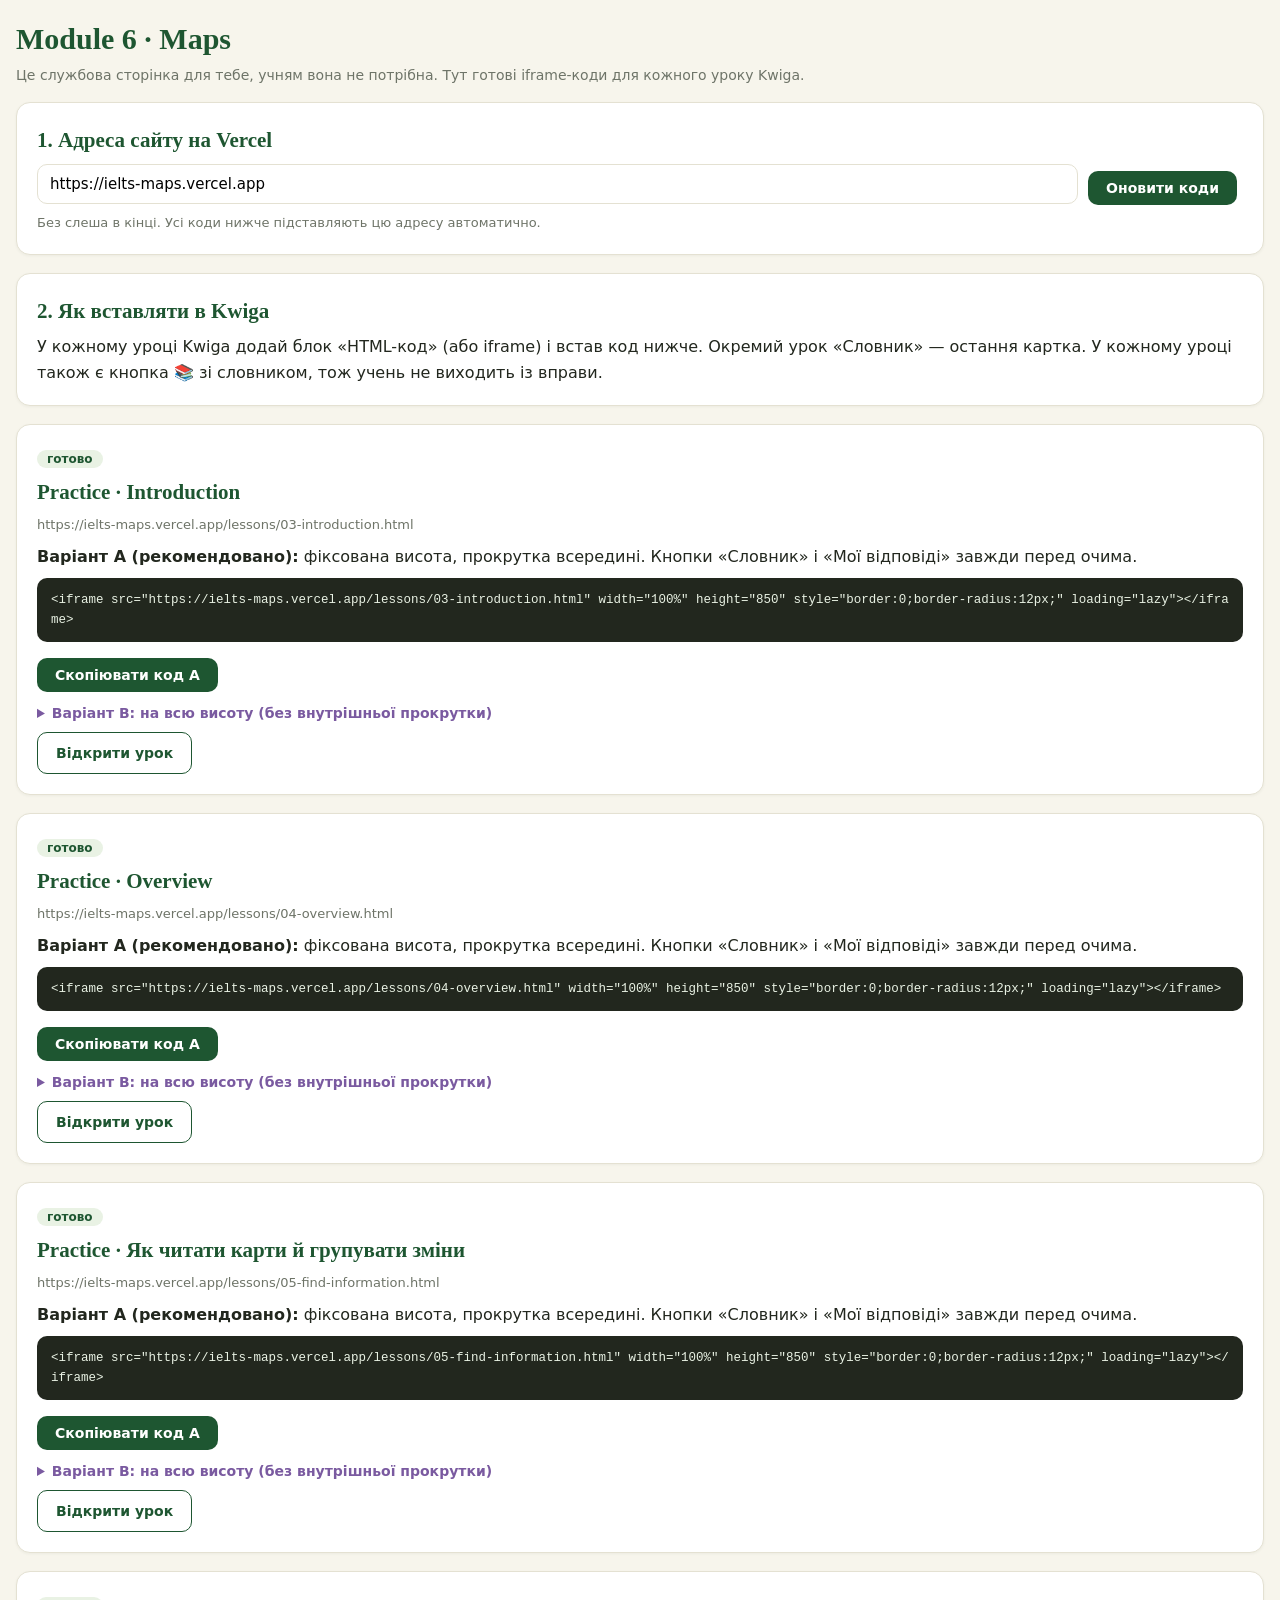
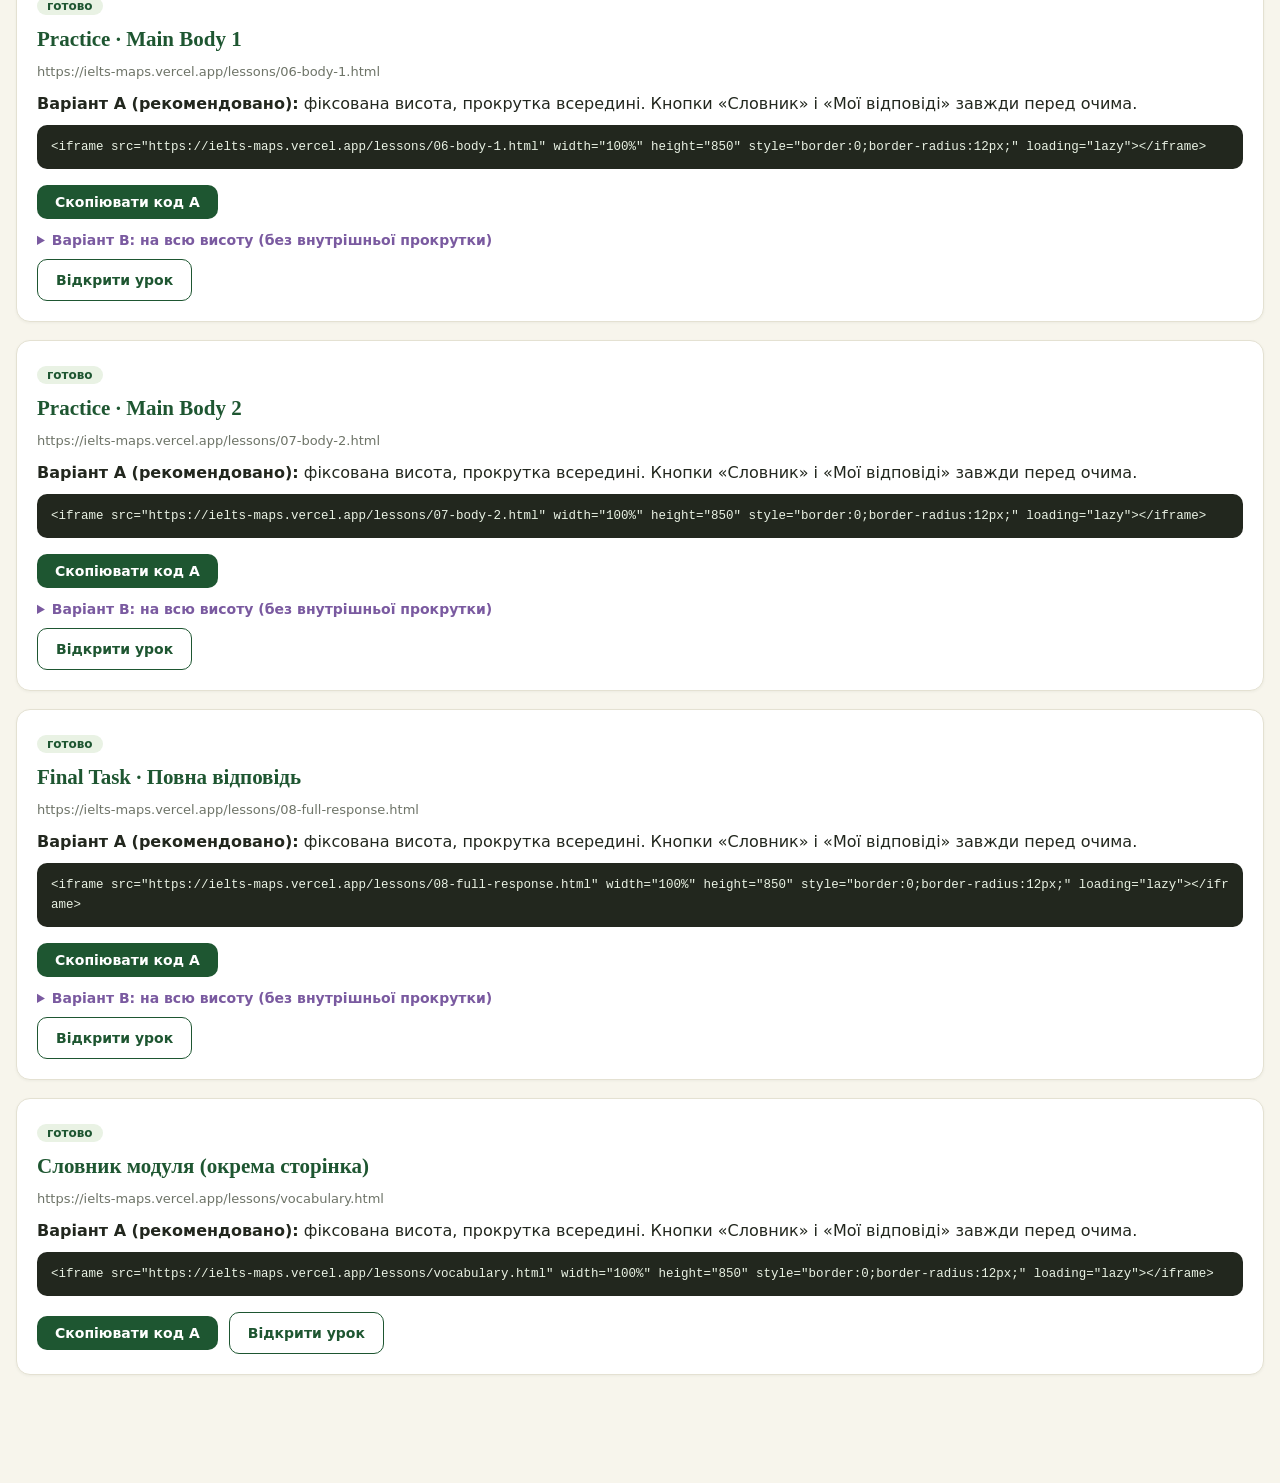
<file: index.html>
<!DOCTYPE html>
<html lang="uk">
<head>
<meta charset="UTF-8">
<meta name="viewport" content="width=device-width, initial-scale=1">
<title>Module 6 · Maps: iframe-коди для Kwiga</title>
<link rel="stylesheet" href="shared/core.css">
<style>
 .code{background:#22271E;color:#E9F2E4;border-radius:10px;padding:12px 14px;font-family:Consolas,monospace;font-size:12.5px;white-space:pre-wrap;word-break:break-all;margin:8px 0}
 .row{display:flex;gap:10px;flex-wrap:wrap;align-items:center}
 input.url{flex:1;min-width:260px;border:1.5px solid var(--line);border-radius:10px;padding:10px 12px;font-size:15px;font-family:inherit}
 .st{font-size:12px;font-weight:700;border-radius:12px;padding:2px 10px}
 .st.ready{background:var(--green-soft);color:var(--green)} .st.soon{background:var(--orange-soft);color:#9A5A00}
</style>
</head>
<body>
<div class="wrap">
  <h1>Module 6 · Maps</h1>
  <p class="sub">Це службова сторінка для тебе, учням вона не потрібна. Тут готові iframe-коди для кожного уроку Kwiga.</p>

  <div class="card">
    <h2>1. Адреса сайту на Vercel</h2>
    <div class="row"><input class="url" id="base" value="https://ielts-maps.vercel.app"><button class="btn btn-primary" onclick="render()">Оновити коди</button></div>
    <p class="small" style="margin-top:8px">Без слеша в кінці. Усі коди нижче підставляють цю адресу автоматично.</p>
  </div>

  <div class="card">
    <h2>2. Як вставляти в Kwiga</h2>
    <p>У кожному уроці Kwiga додай блок «HTML-код» (або iframe) і встав код нижче. Окремий урок «Словник» — остання картка. У кожному уроці також є кнопка 📚 зі словником, тож учень не виходить із вправи.</p>
  </div>

  <div id="list"></div>
</div>
<script>
var LESSONS = [
  {id:'03', file:'lessons/03-introduction.html',      title:'Practice · Introduction',        status:'ready'},
  {id:'04', file:'lessons/04-overview.html',          title:'Practice · Overview',            status:'ready'},
  {id:'05', file:'lessons/05-find-information.html',  title:'Practice · Як читати карти й групувати зміни', status:'ready'},
  {id:'06', file:'lessons/06-body-1.html',            title:'Practice · Main Body 1',         status:'ready'},
  {id:'07', file:'lessons/07-body-2.html',            title:'Practice · Main Body 2',         status:'ready'},
  {id:'08', file:'lessons/08-full-response.html',     title:'Final Task · Повна відповідь',   status:'ready'},
  {id:'09', file:'lessons/vocabulary.html',           title:'Словник модуля (окрема сторінка)', status:'ready'}
];
function esc(s){return s.replace(/&/g,'&amp;').replace(/</g,'&lt;')}
function render(){
  var base=document.getElementById('base').value.replace(/\/+$/,'');
  document.getElementById('list').innerHTML = LESSONS.map(function(l){
    var url=base+'/'+l.file, fid='ielts-'+l.id;
    var A='<iframe src="'+url+'" width="100%" height="850" style="border:0;border-radius:12px;" loading="lazy"></iframe>';
    var B='<iframe id="'+fid+'" src="'+url+'" width="100%" height="1200" style="border:0;border-radius:12px;" loading="lazy"></iframe>\n'+
      '<script>window.addEventListener("message",function(e){var f=document.getElementById("'+fid+'");if(f&&e.source===f.contentWindow&&e.data&&e.data.type==="ielts-resize"){f.style.height=e.data.height+"px";}});<\/script>';
    return '<div class="card"><span class="st ready">готово</span><h2 style="margin-top:8px">'+l.title+'</h2><p class="small">'+url+'</p>'+
      '<p><b>Варіант A (рекомендовано):</b> фіксована висота, прокрутка всередині. Кнопки «Словник» і «Мої відповіді» завжди перед очима.</p><div class="code" id="a'+l.id+'">'+esc(A)+'</div><button class="btn btn-primary" onclick="copyCode(\'a'+l.id+'\')">Скопіювати код A</button>'+
      (l.file.indexOf('vocabulary')<0?'<details class="d" style="margin-top:10px"><summary>Варіант B: на всю висоту (без внутрішньої прокрутки)</summary><p class="small" style="margin:6px 0">Потрібен дозвіл Kwiga на скрипт у HTML-блоці. На дуже довгій сторінці кнопки угорі можуть бути далеко від екрана.</p><div class="code" id="b'+l.id+'">'+esc(B)+'</div><button class="btn btn-ghost" onclick="copyCode(\'b'+l.id+'\')">Скопіювати код B</button></details>':'')+
      ' <a class="btn btn-ghost" style="text-decoration:none" target="_blank" href="'+l.file+'">Відкрити урок</a></div>';
  }).join('');
}
function copyCode(id){var t=document.getElementById(id).textContent;
  if(navigator.clipboard)navigator.clipboard.writeText(t);else{var a=document.createElement('textarea');a.value=t;document.body.appendChild(a);a.select();document.execCommand('copy');a.remove()}
  alert('Скопійовано. Встав у блок HTML-коду в Kwiga.');}
render();
</script>
</body>
</html>
</file>
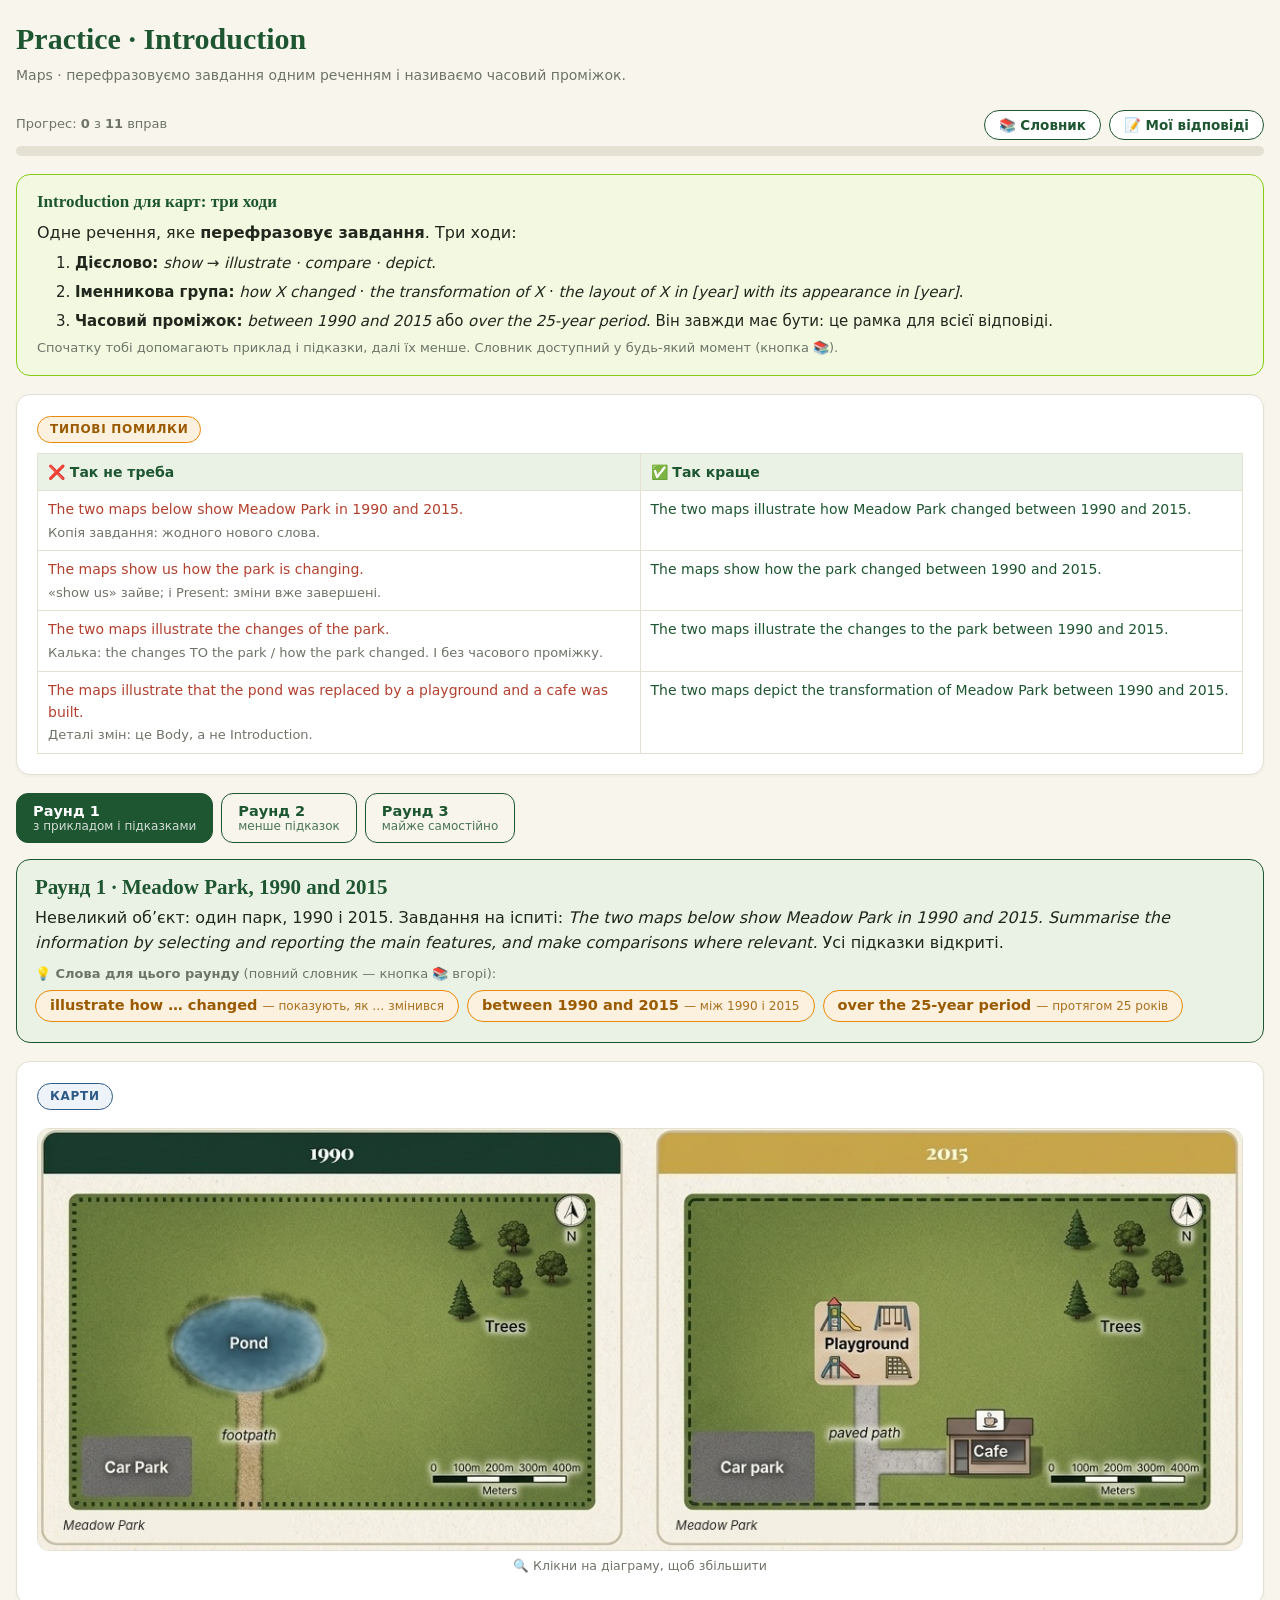
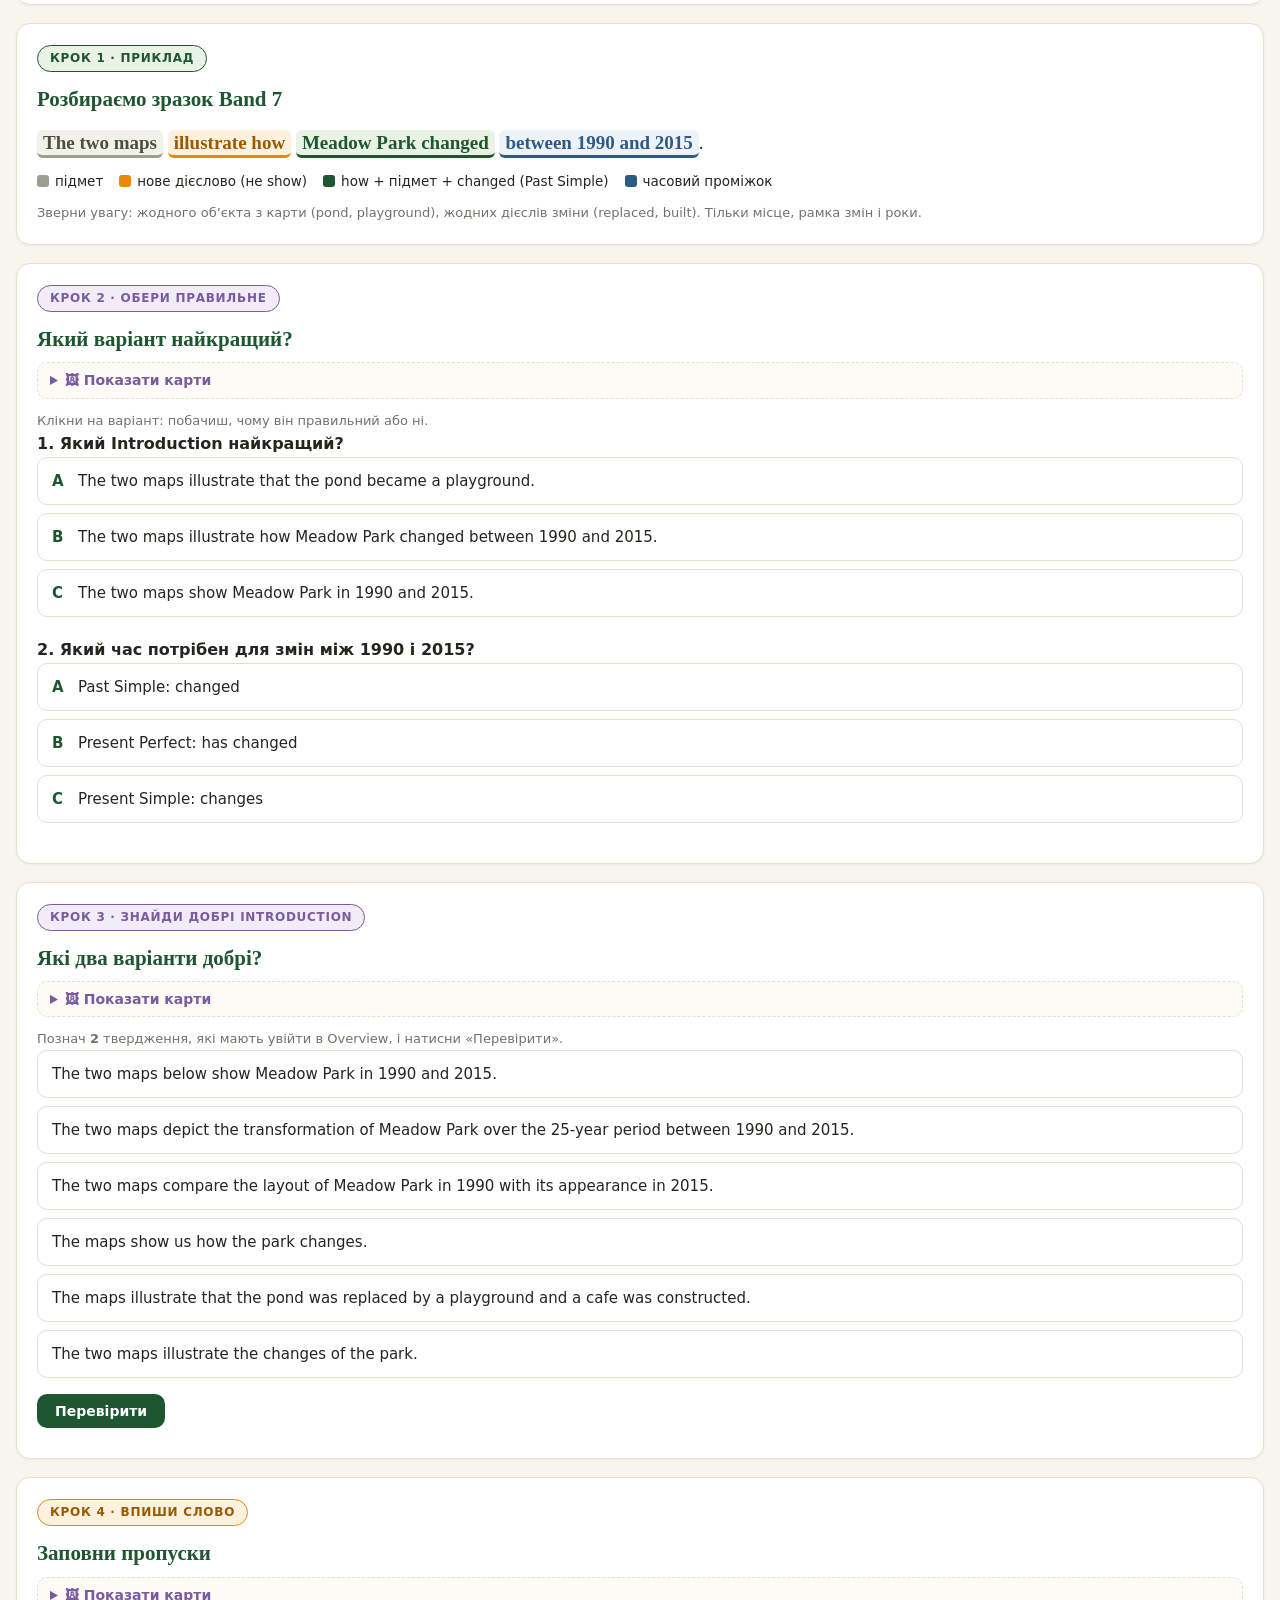
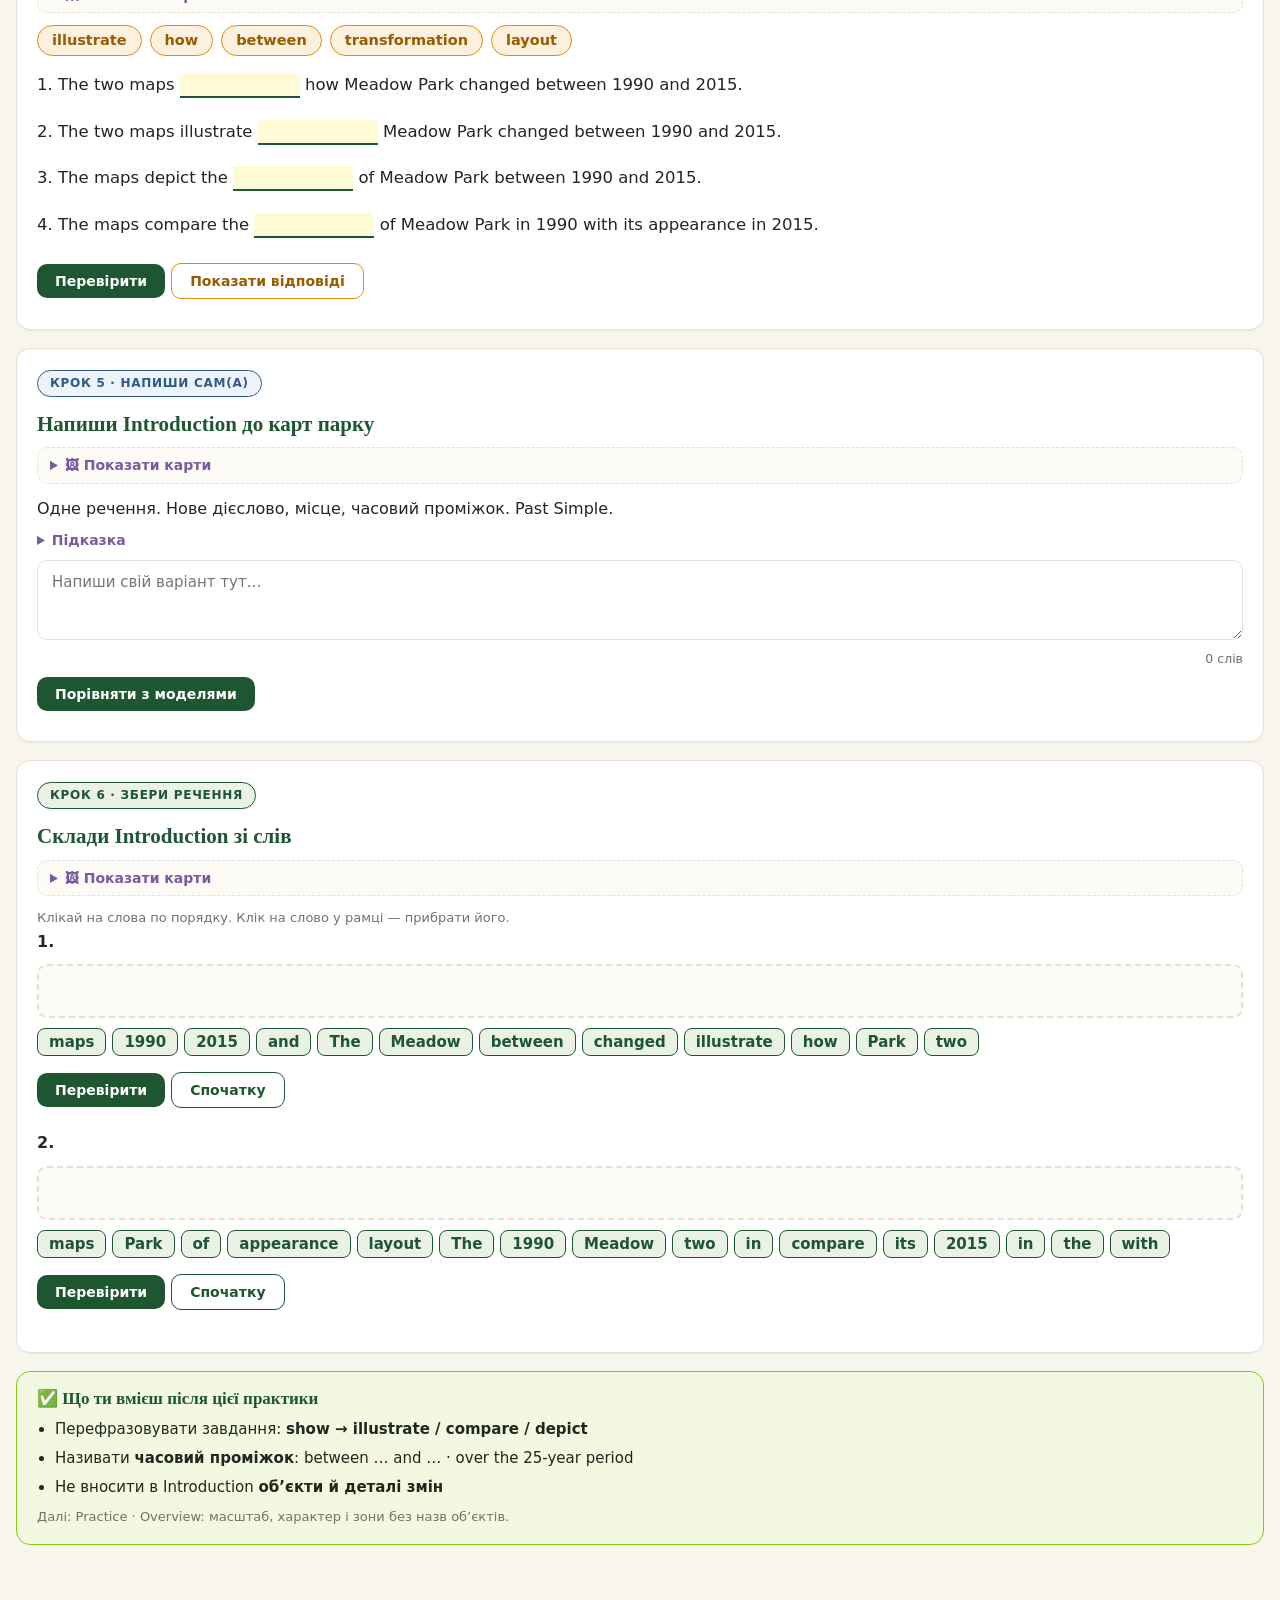
<file: lessons/03-introduction.html>
<!DOCTYPE html>
<html lang="uk">
<head>
<meta charset="UTF-8">
<meta name="viewport" content="width=device-width, initial-scale=1">
<title>Practice · Introduction · Maps</title>
<link rel="stylesheet" href="../shared/core.css">
</head>
<body>
<div id="app"></div>
<script src="../data/graphs.js"></script>
<script src="../data/vocab.js"></script>
<script src="../shared/vocab.js"></script>
<script src="../data/lesson-03-introduction.js"></script>
<script src="../shared/core.js"></script>
</body>
</html>
</file>
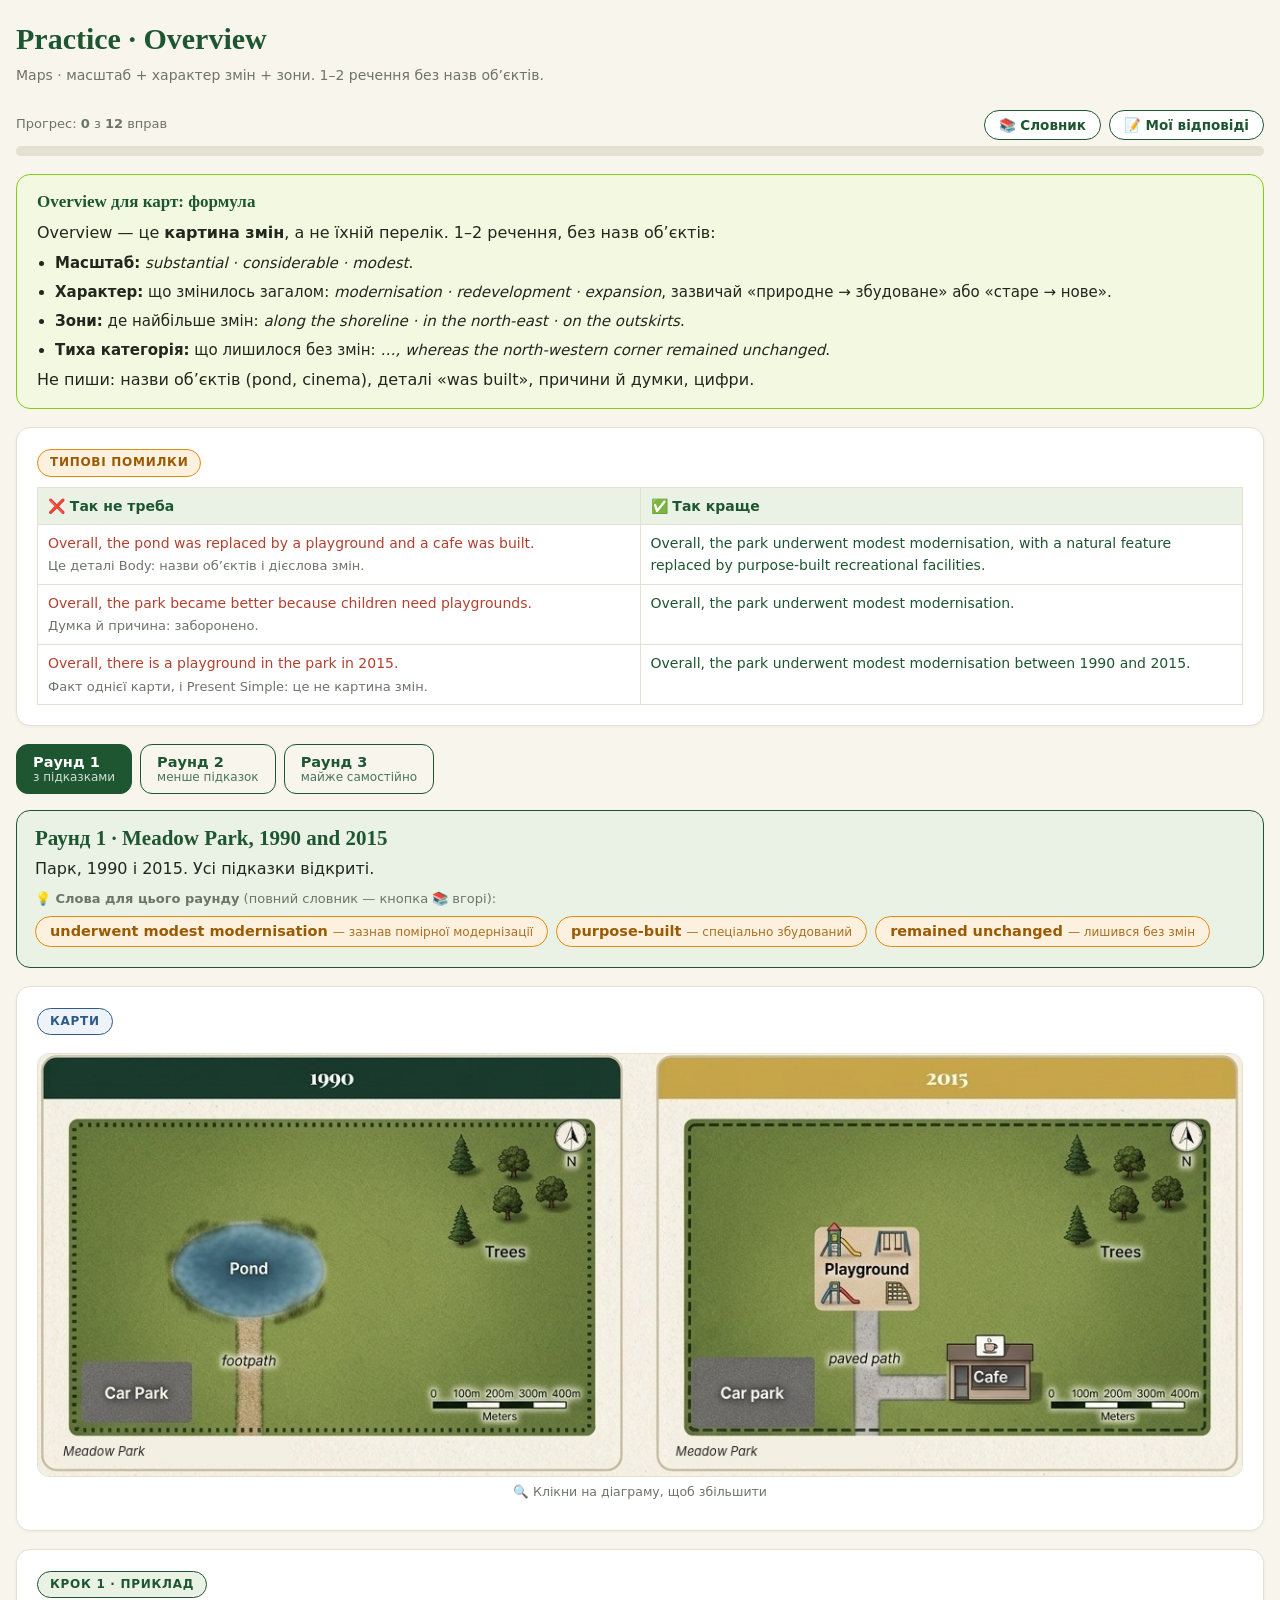
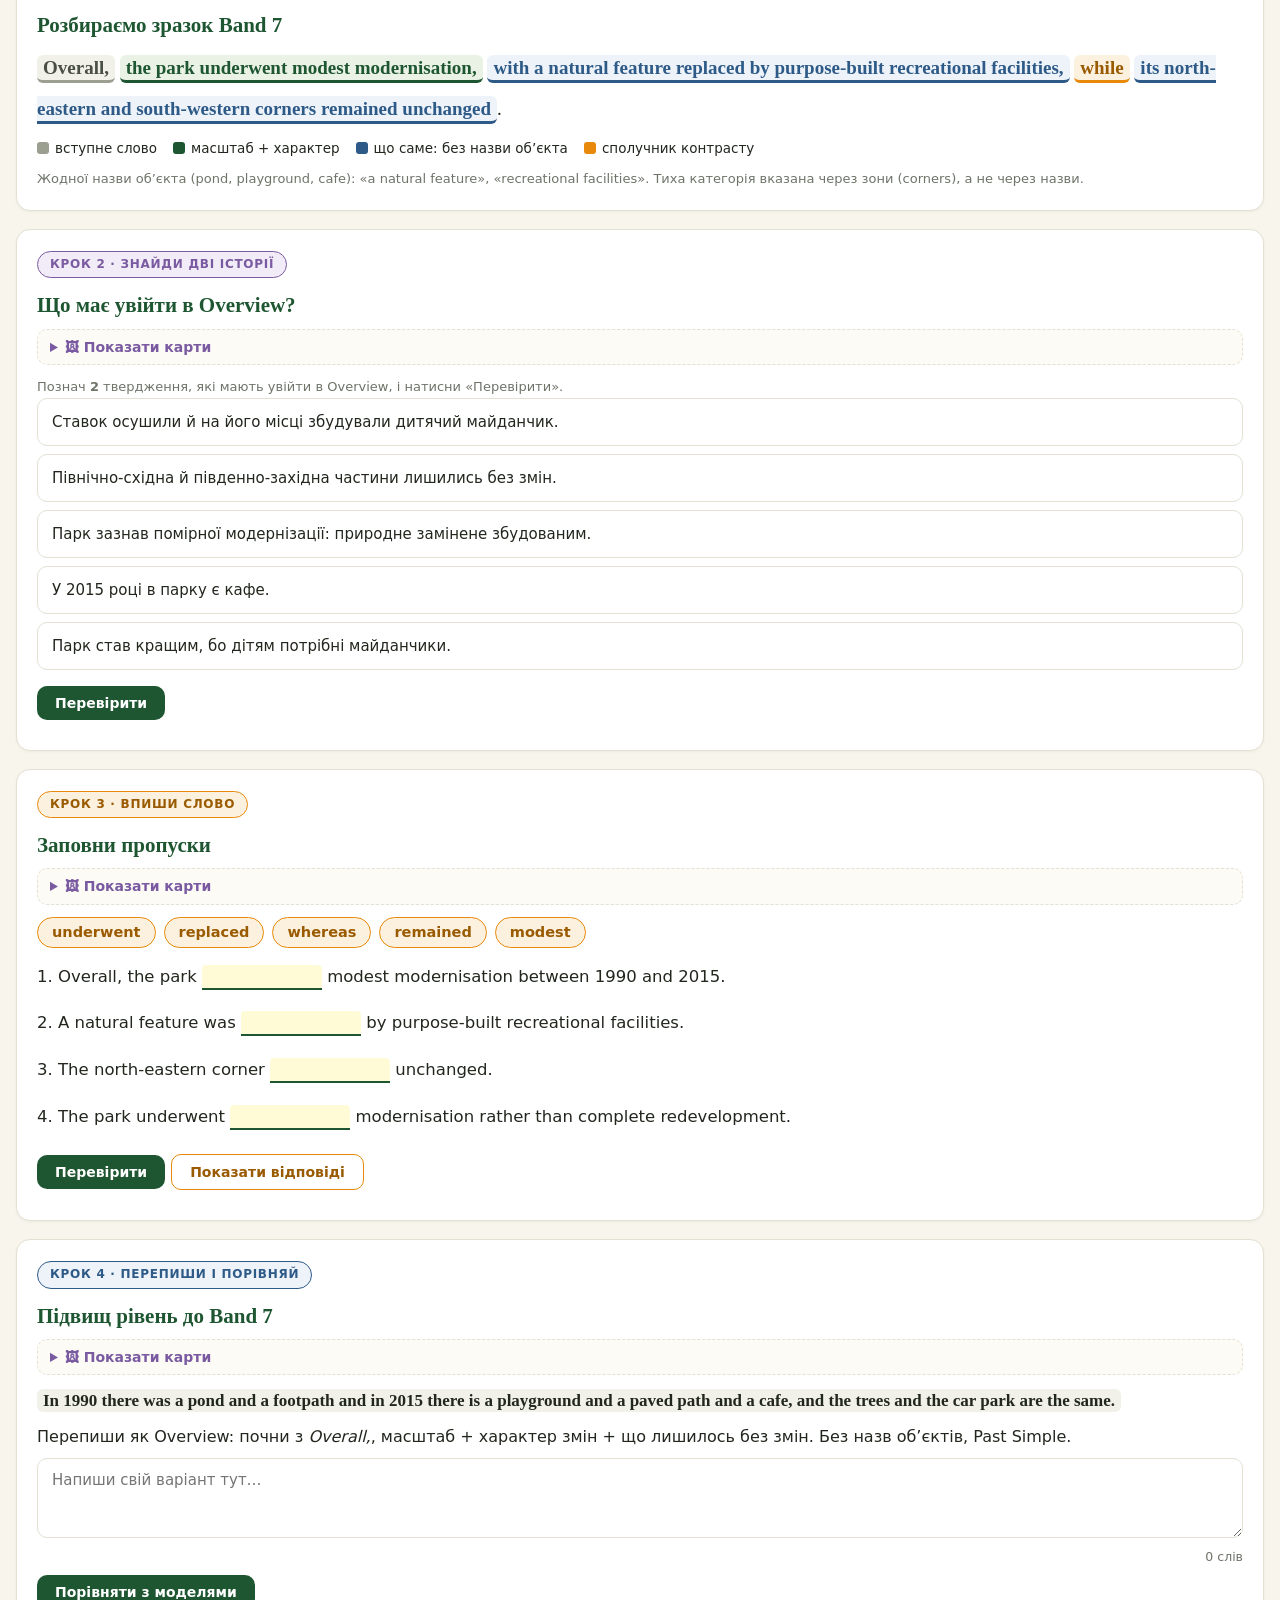
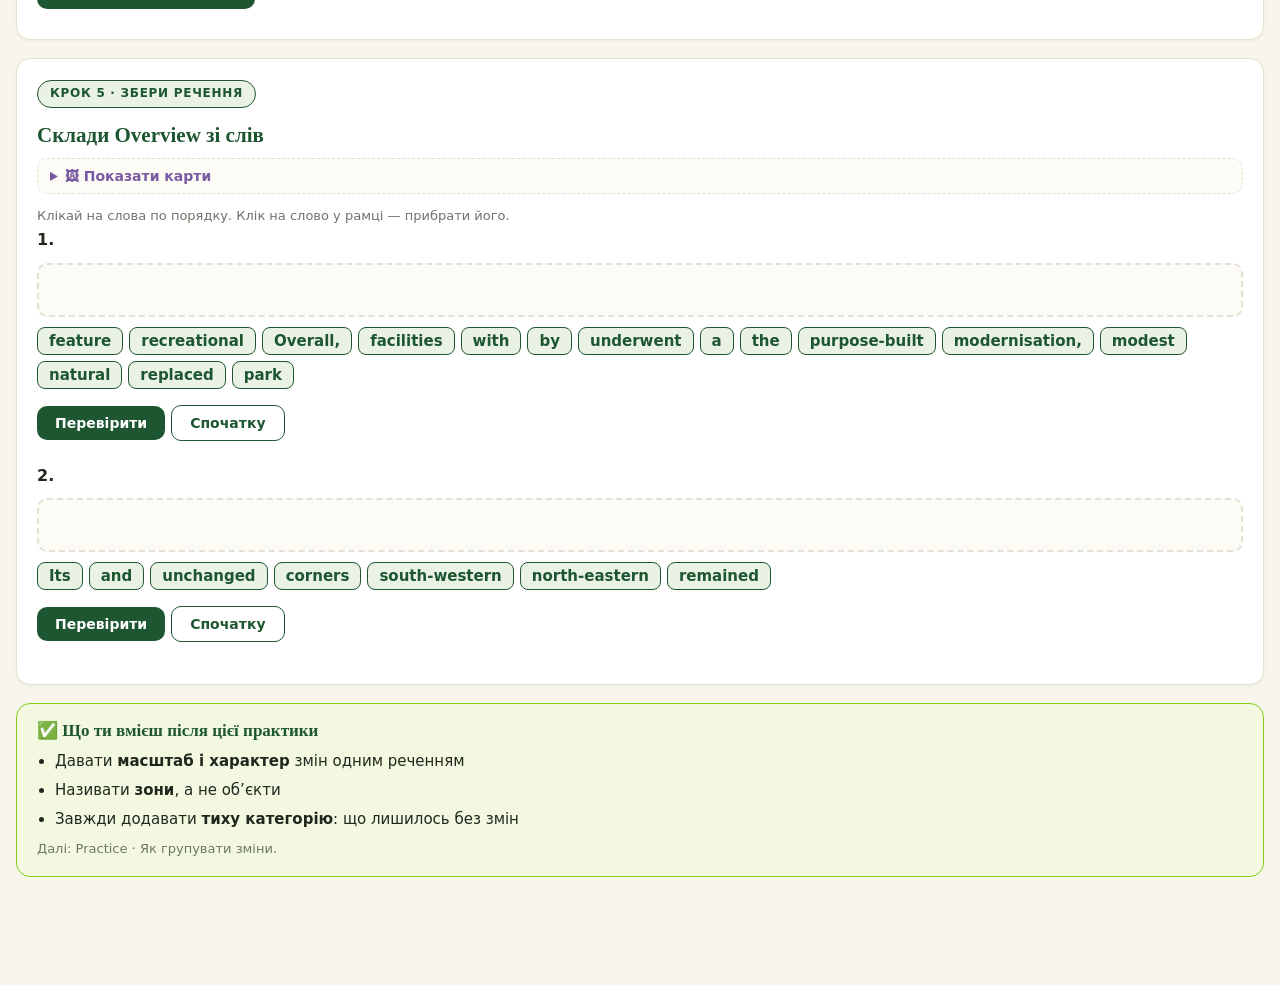
<file: lessons/04-overview.html>
<!DOCTYPE html>
<html lang="uk">
<head>
<meta charset="UTF-8">
<meta name="viewport" content="width=device-width, initial-scale=1">
<title>Practice · Overview · Maps</title>
<link rel="stylesheet" href="../shared/core.css">
</head>
<body>
<div id="app"></div>
<script src="../data/graphs.js"></script>
<script src="../data/vocab.js"></script>
<script src="../shared/vocab.js"></script>
<script src="../data/lesson-04-overview.js"></script>
<script src="../shared/core.js"></script>
</body>
</html>
</file>
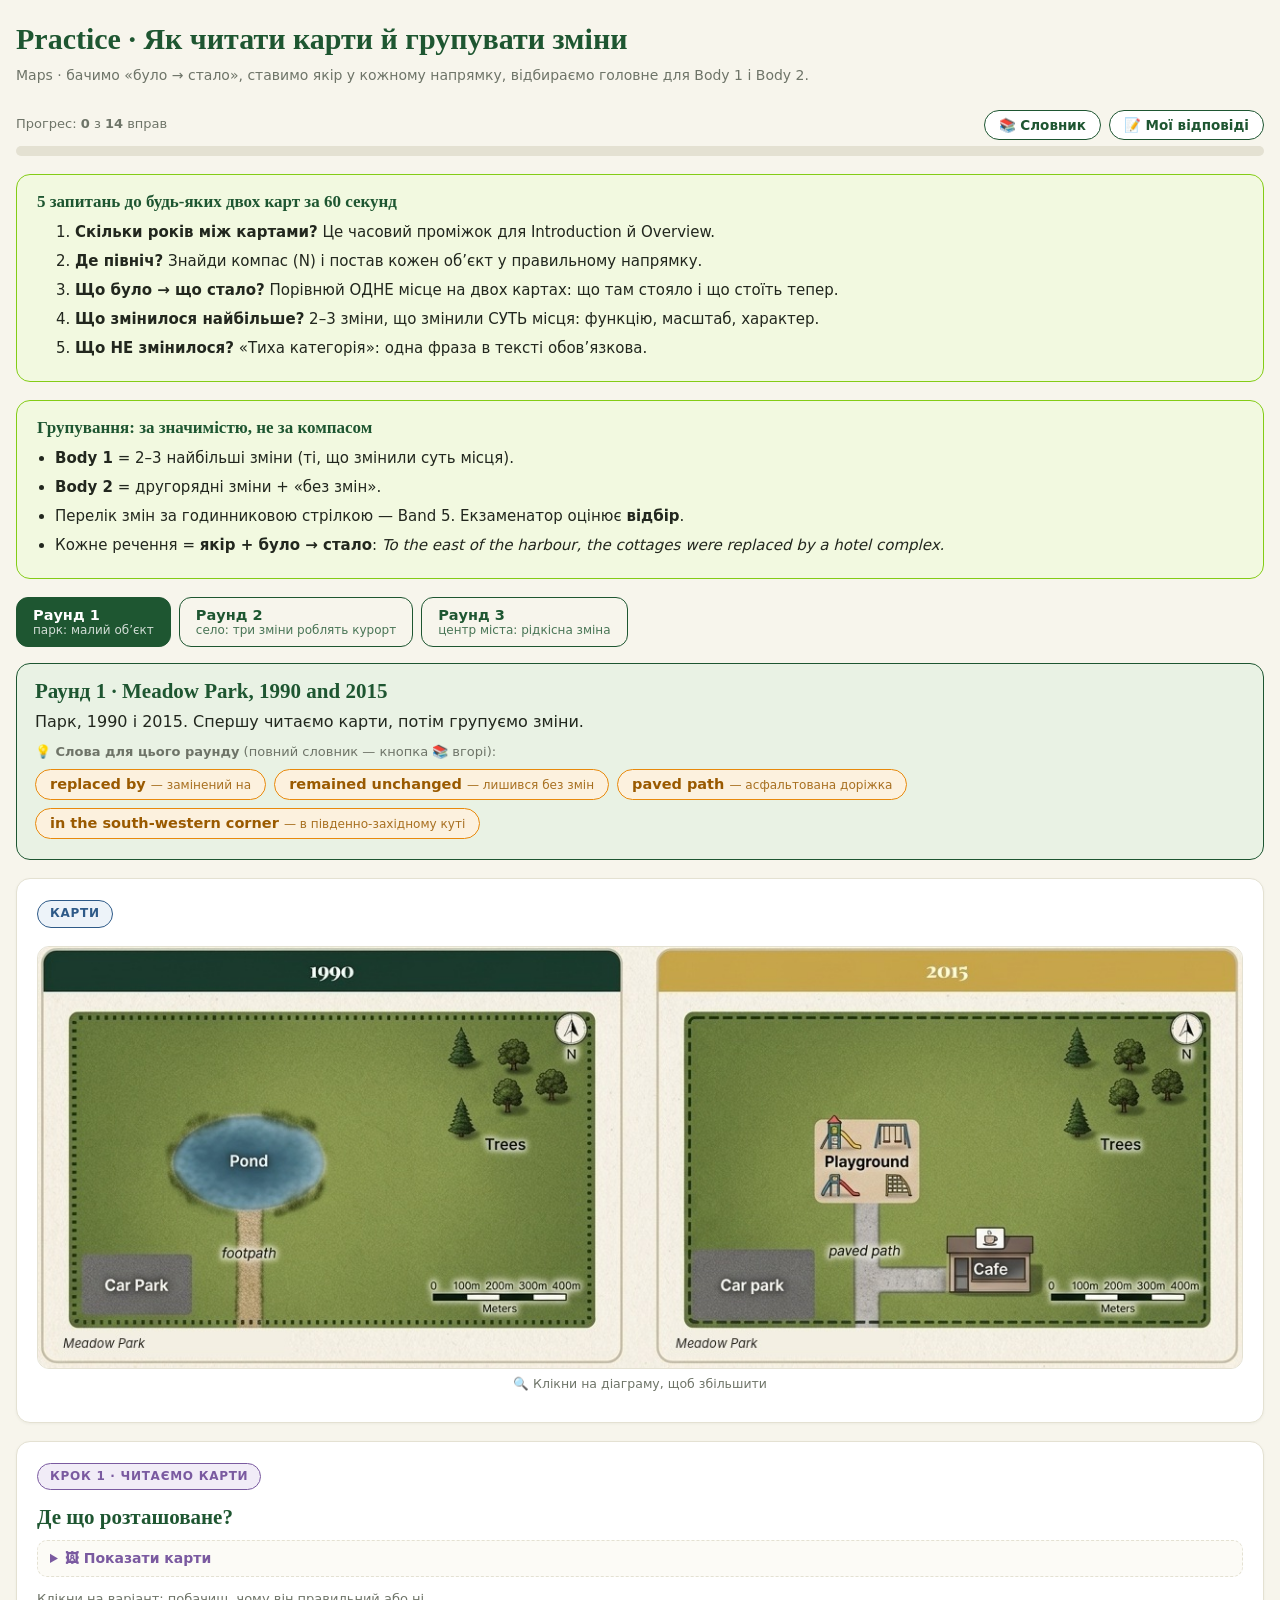
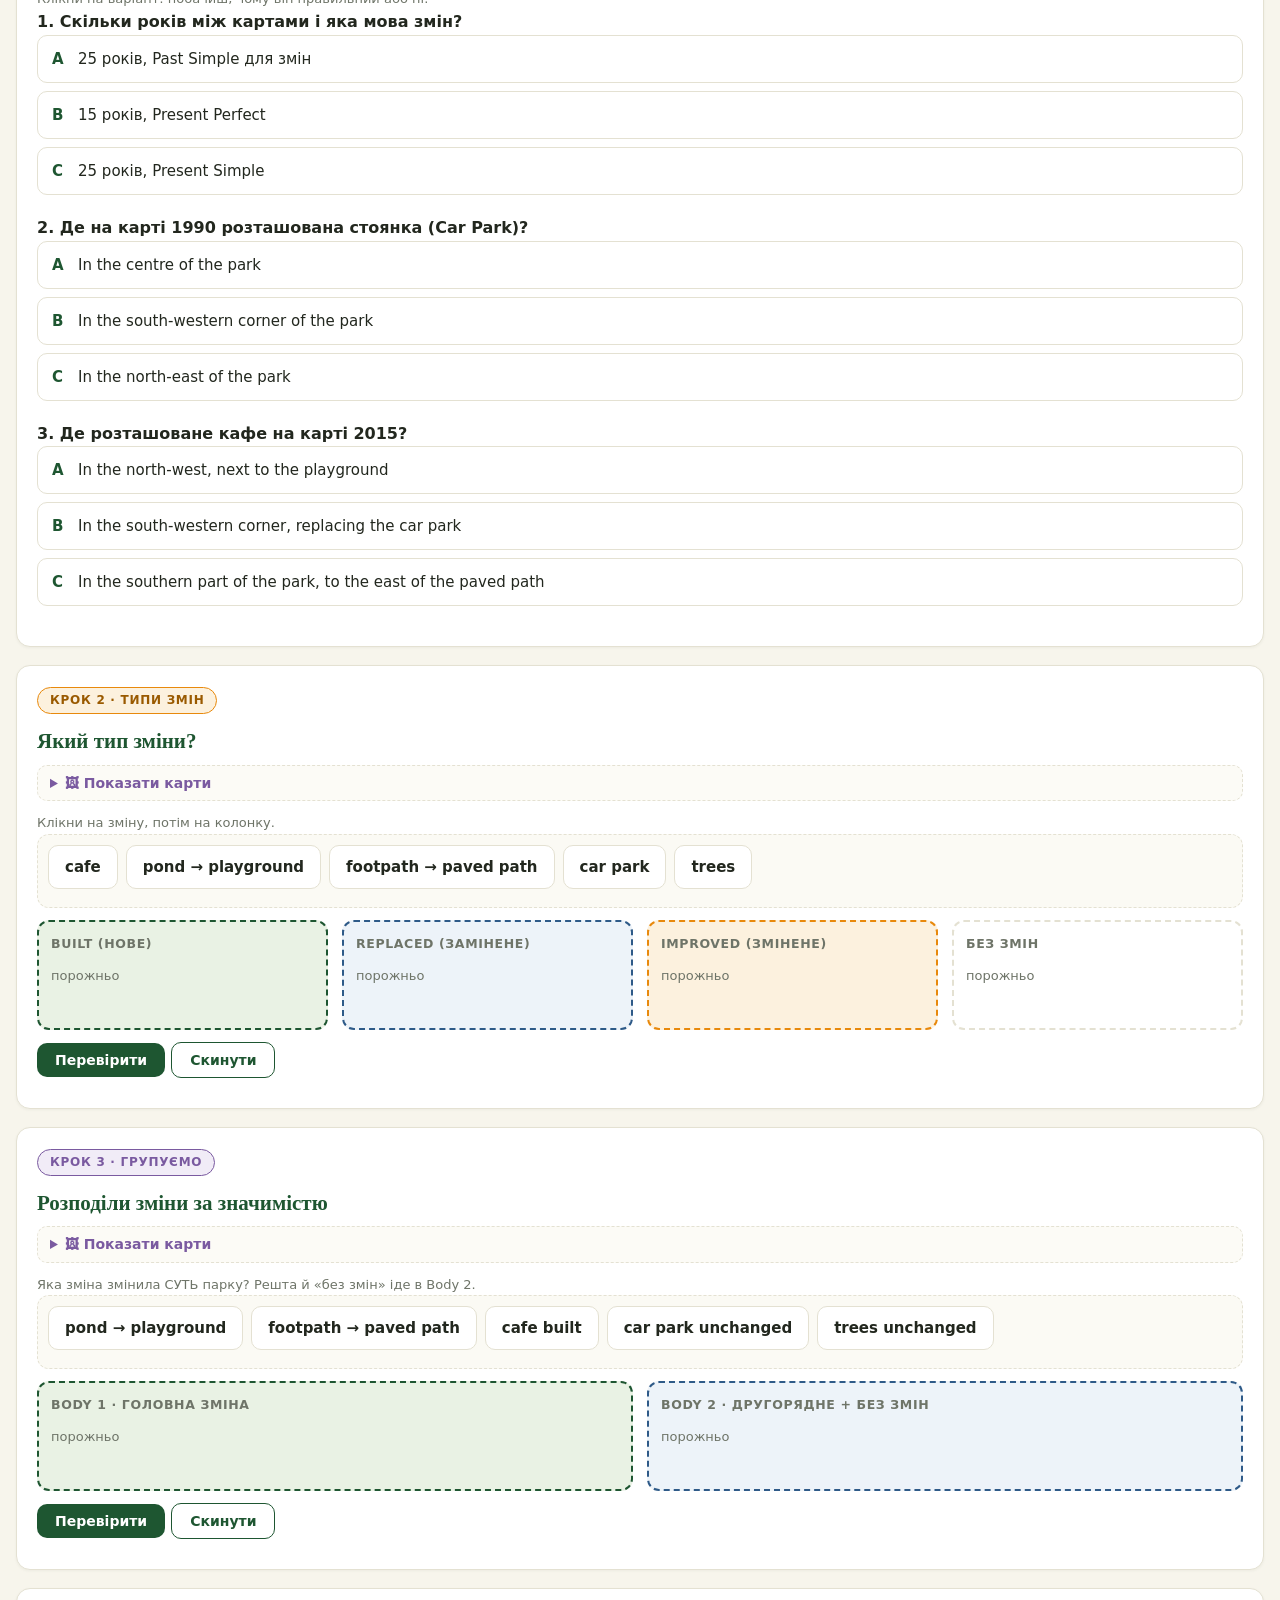
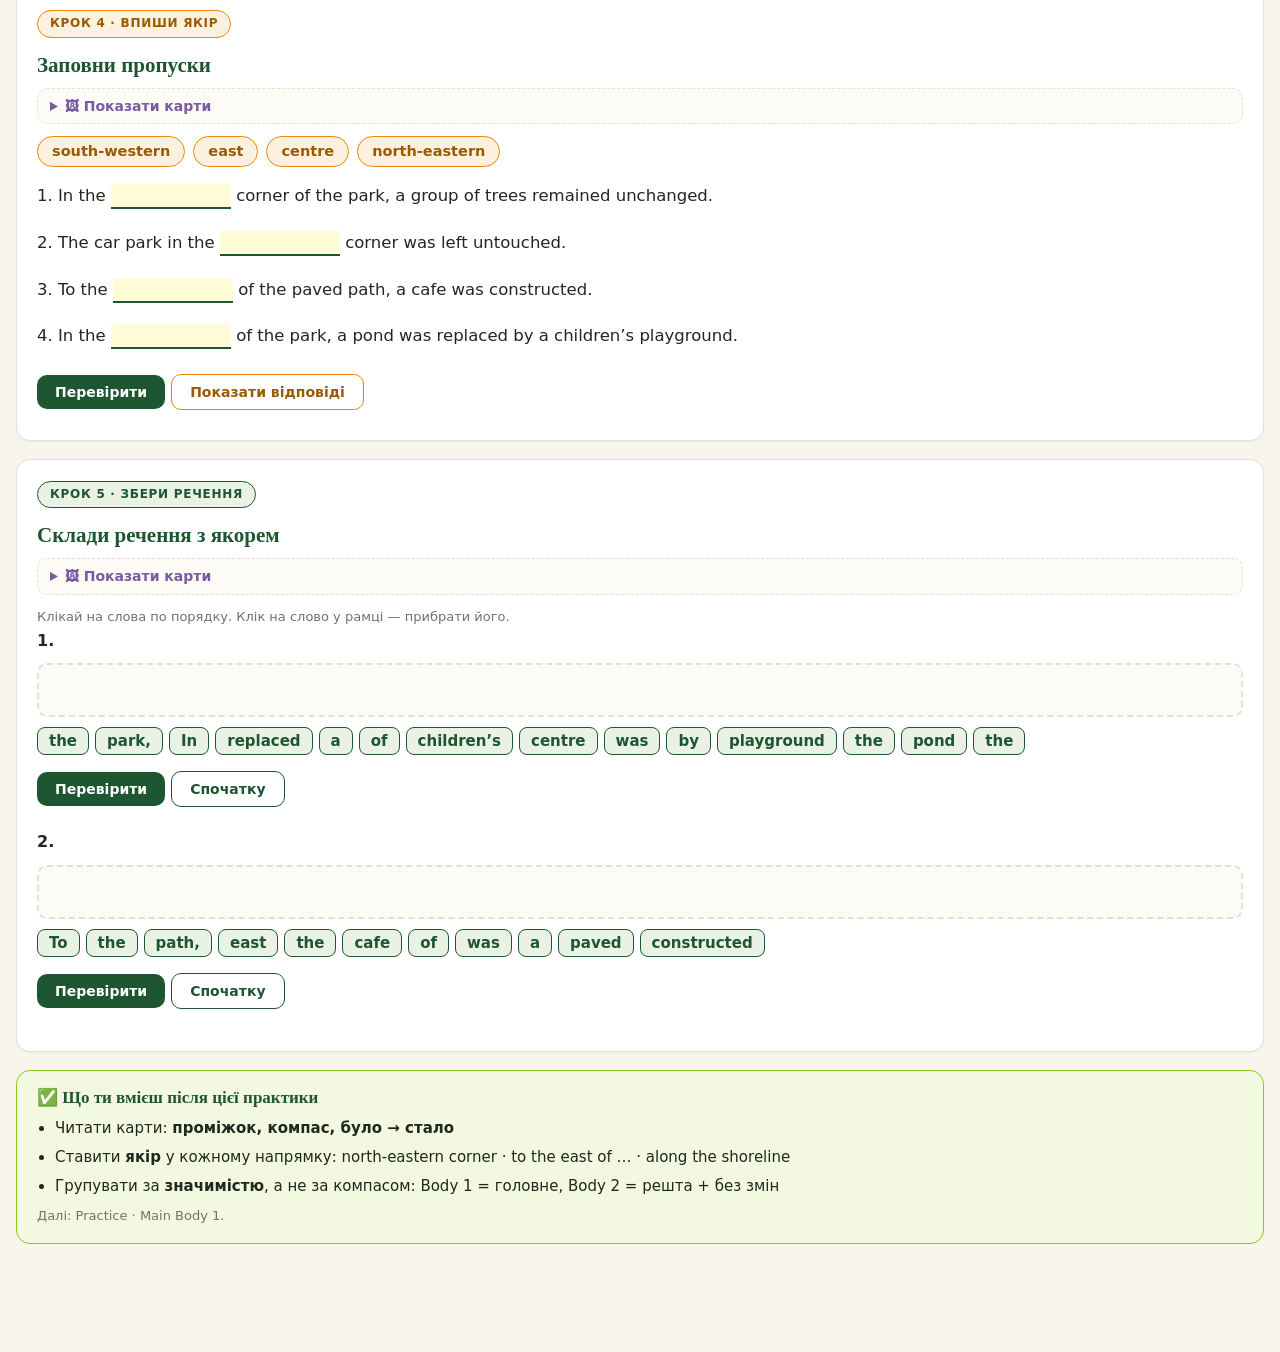
<file: lessons/05-find-information.html>
<!DOCTYPE html>
<html lang="uk">
<head>
<meta charset="UTF-8">
<meta name="viewport" content="width=device-width, initial-scale=1">
<title>Practice · Find information · Maps</title>
<link rel="stylesheet" href="../shared/core.css">
</head>
<body>
<div id="app"></div>
<script src="../data/graphs.js"></script>
<script src="../data/vocab.js"></script>
<script src="../shared/vocab.js"></script>
<script src="../data/lesson-05-find-information.js"></script>
<script src="../shared/core.js"></script>
</body>
</html>
</file>
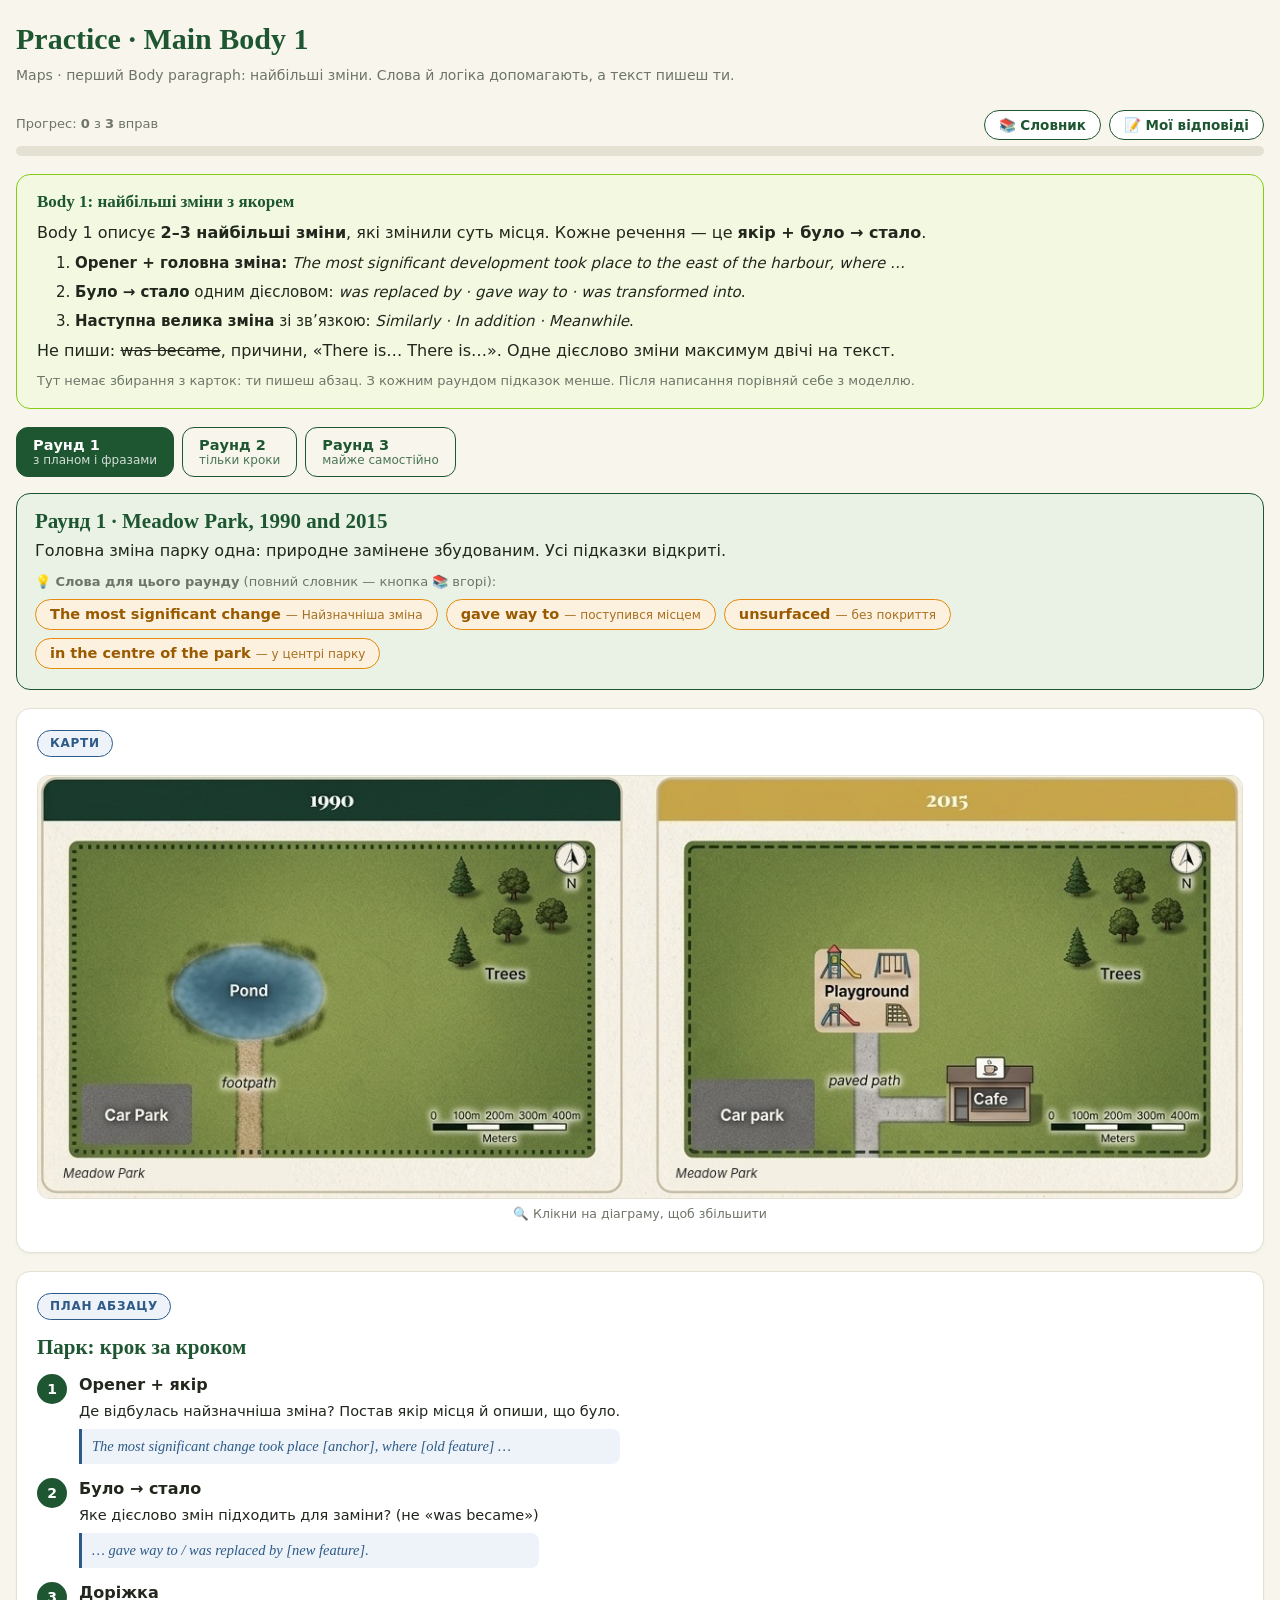
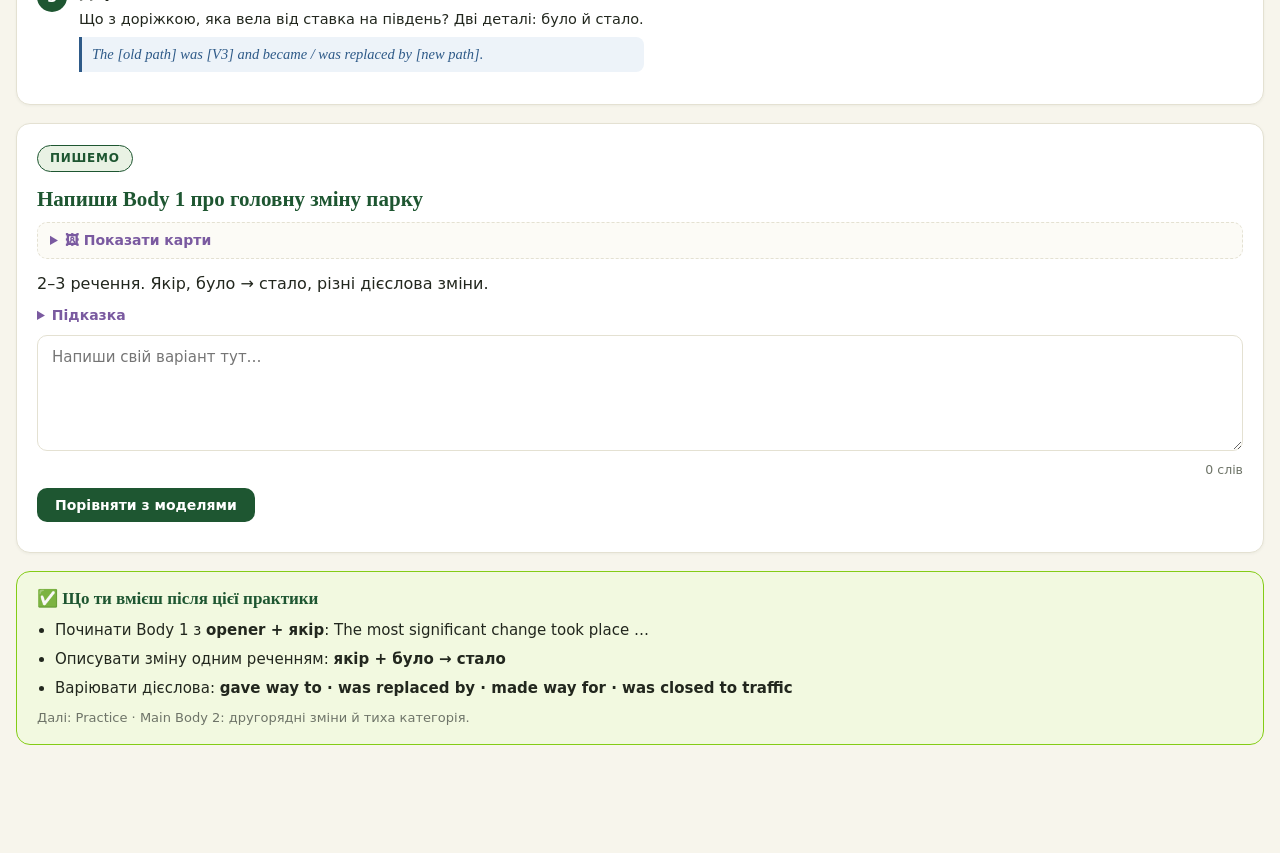
<file: lessons/06-body-1.html>
<!DOCTYPE html>
<html lang="uk">
<head>
<meta charset="UTF-8">
<meta name="viewport" content="width=device-width, initial-scale=1">
<title>Practice · Main Body 1 · Maps</title>
<link rel="stylesheet" href="../shared/core.css">
</head>
<body>
<div id="app"></div>
<script src="../data/graphs.js"></script>
<script src="../data/vocab.js"></script>
<script src="../shared/vocab.js"></script>
<script src="../data/lesson-06-body-1.js"></script>
<script src="../shared/core.js"></script>
</body>
</html>
</file>
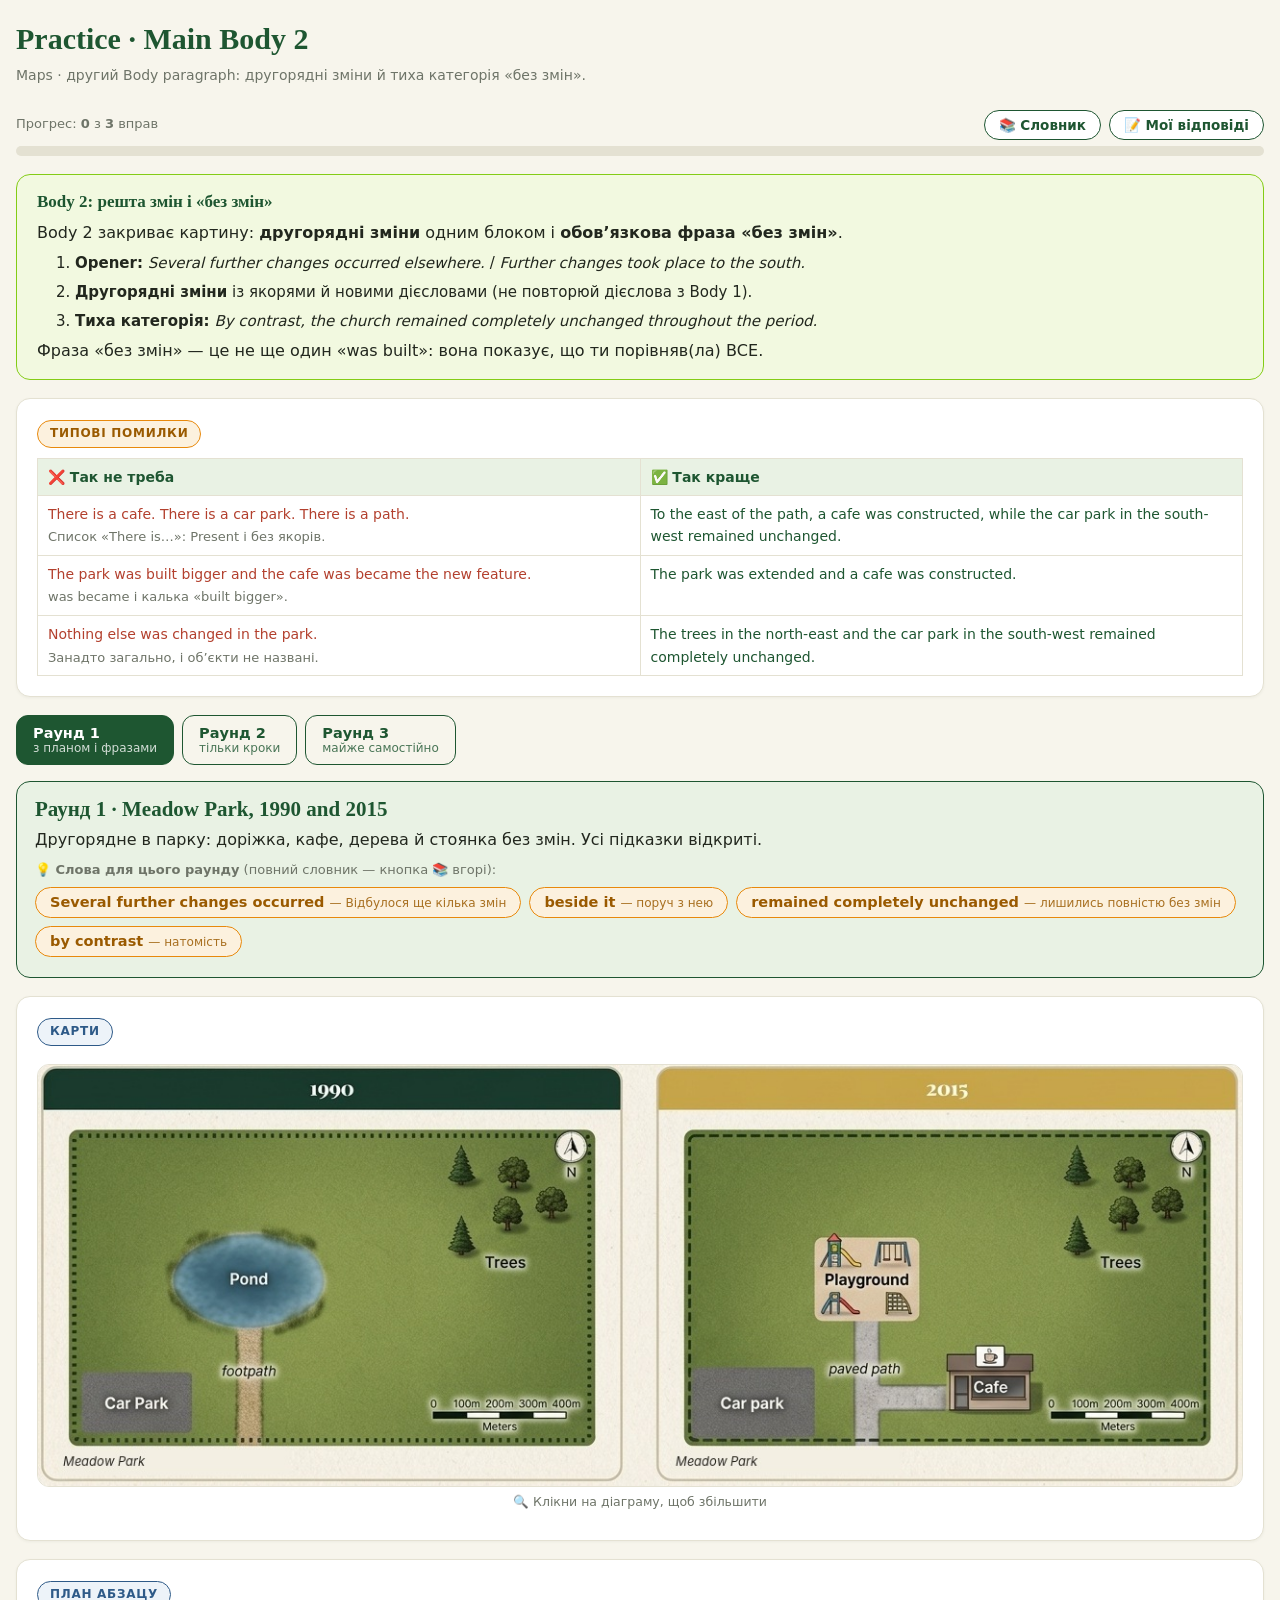
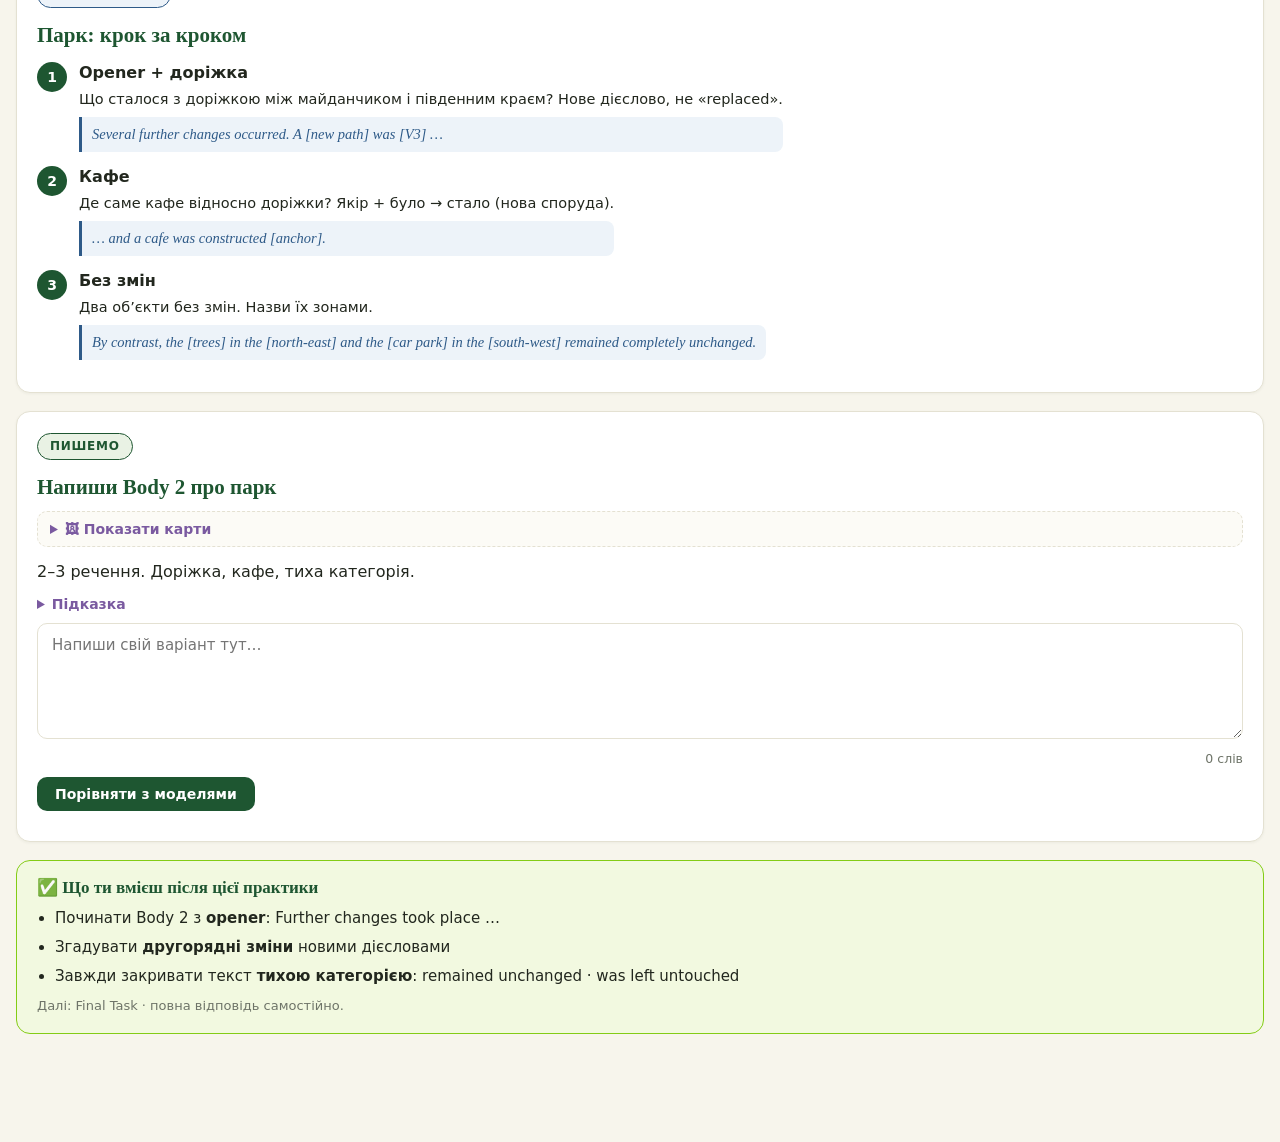
<file: lessons/07-body-2.html>
<!DOCTYPE html>
<html lang="uk">
<head>
<meta charset="UTF-8">
<meta name="viewport" content="width=device-width, initial-scale=1">
<title>Practice · Main Body 2 · Maps</title>
<link rel="stylesheet" href="../shared/core.css">
</head>
<body>
<div id="app"></div>
<script src="../data/graphs.js"></script>
<script src="../data/vocab.js"></script>
<script src="../shared/vocab.js"></script>
<script src="../data/lesson-07-body-2.js"></script>
<script src="../shared/core.js"></script>
</body>
</html>
</file>
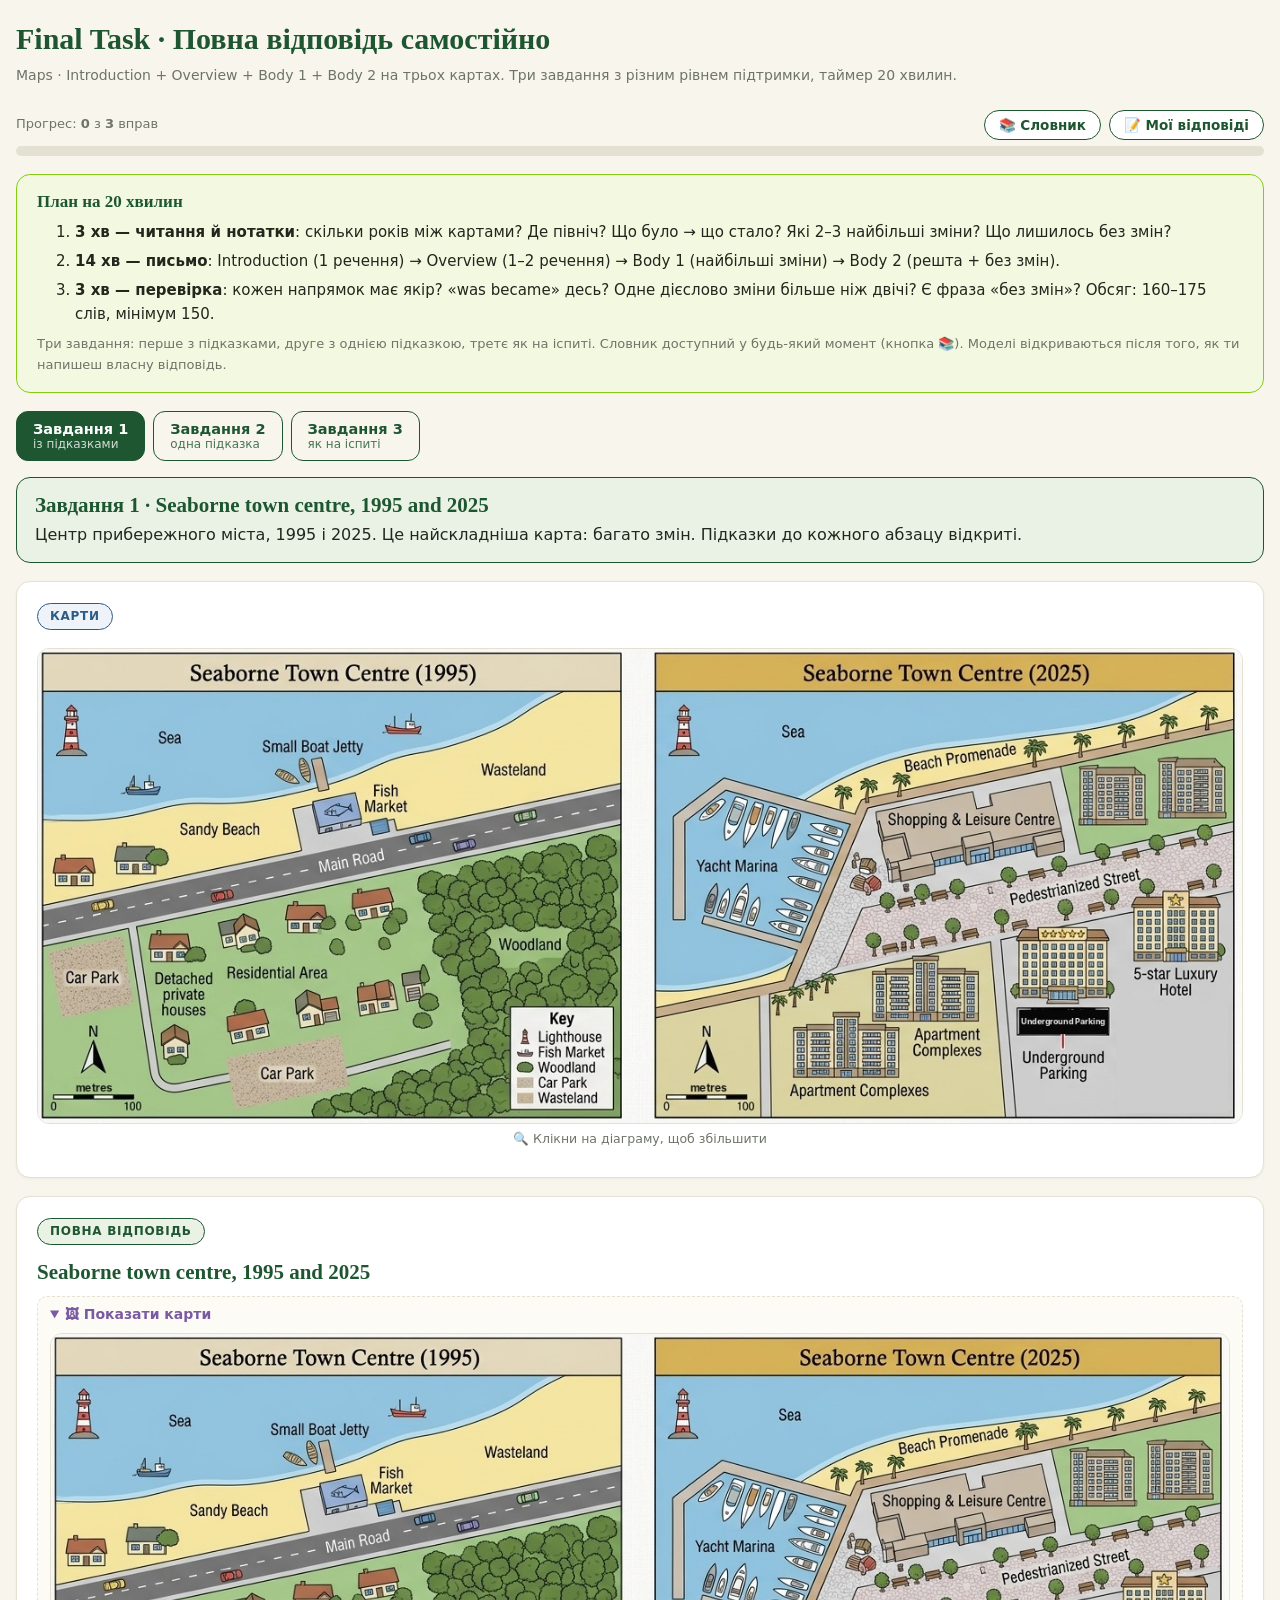
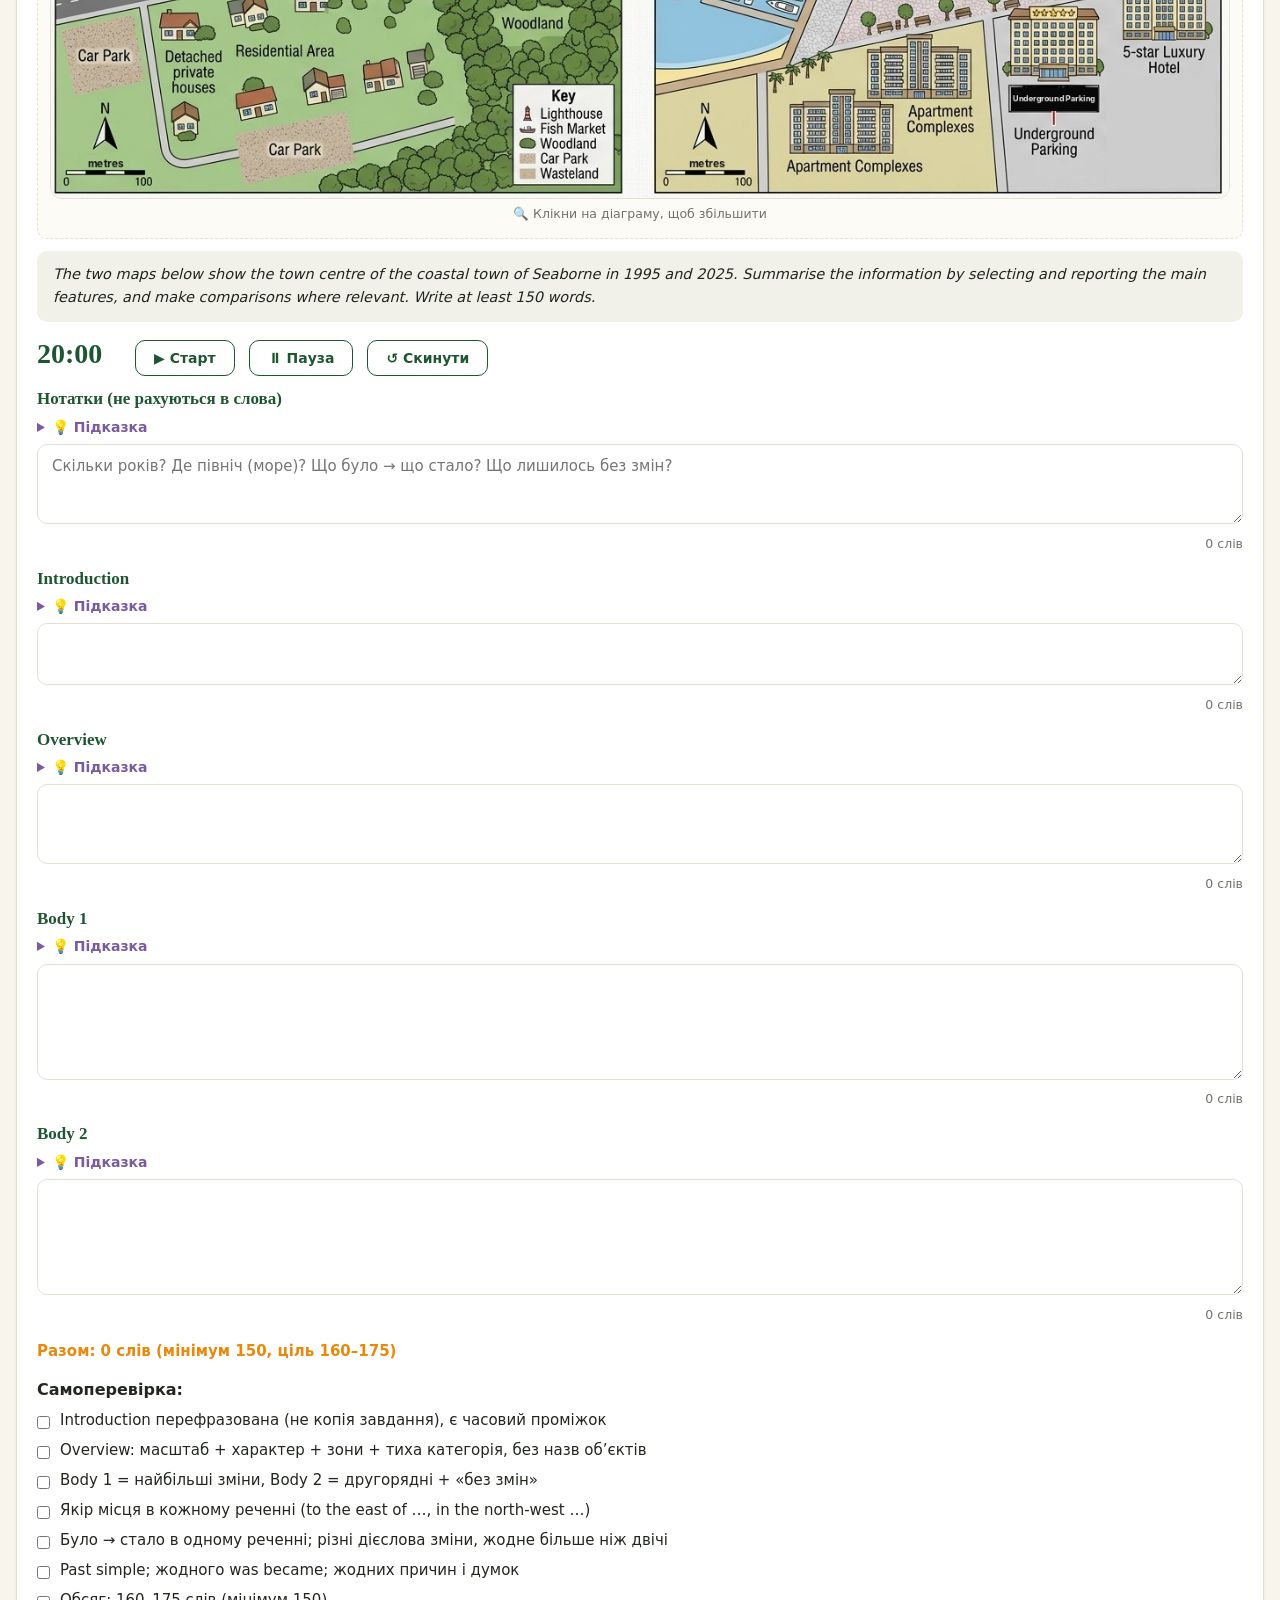
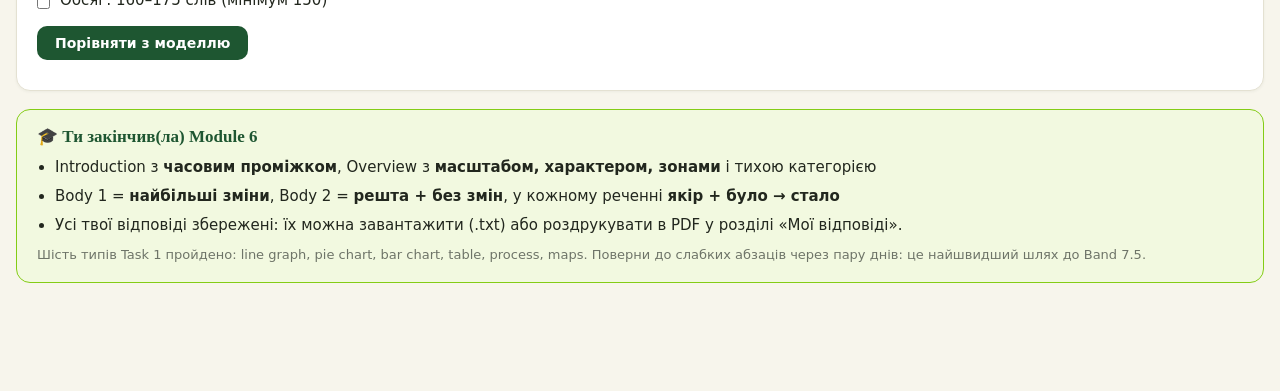
<file: lessons/08-full-response.html>
<!DOCTYPE html>
<html lang="uk">
<head>
<meta charset="UTF-8">
<meta name="viewport" content="width=device-width, initial-scale=1">
<title>Final Task · Full response · Maps</title>
<link rel="stylesheet" href="../shared/core.css">
</head>
<body>
<div id="app"></div>
<script src="../data/graphs.js"></script>
<script src="../data/vocab.js"></script>
<script src="../shared/vocab.js"></script>
<script src="../data/lesson-08-full-response.js"></script>
<script src="../shared/core.js"></script>
</body>
</html>
</file>
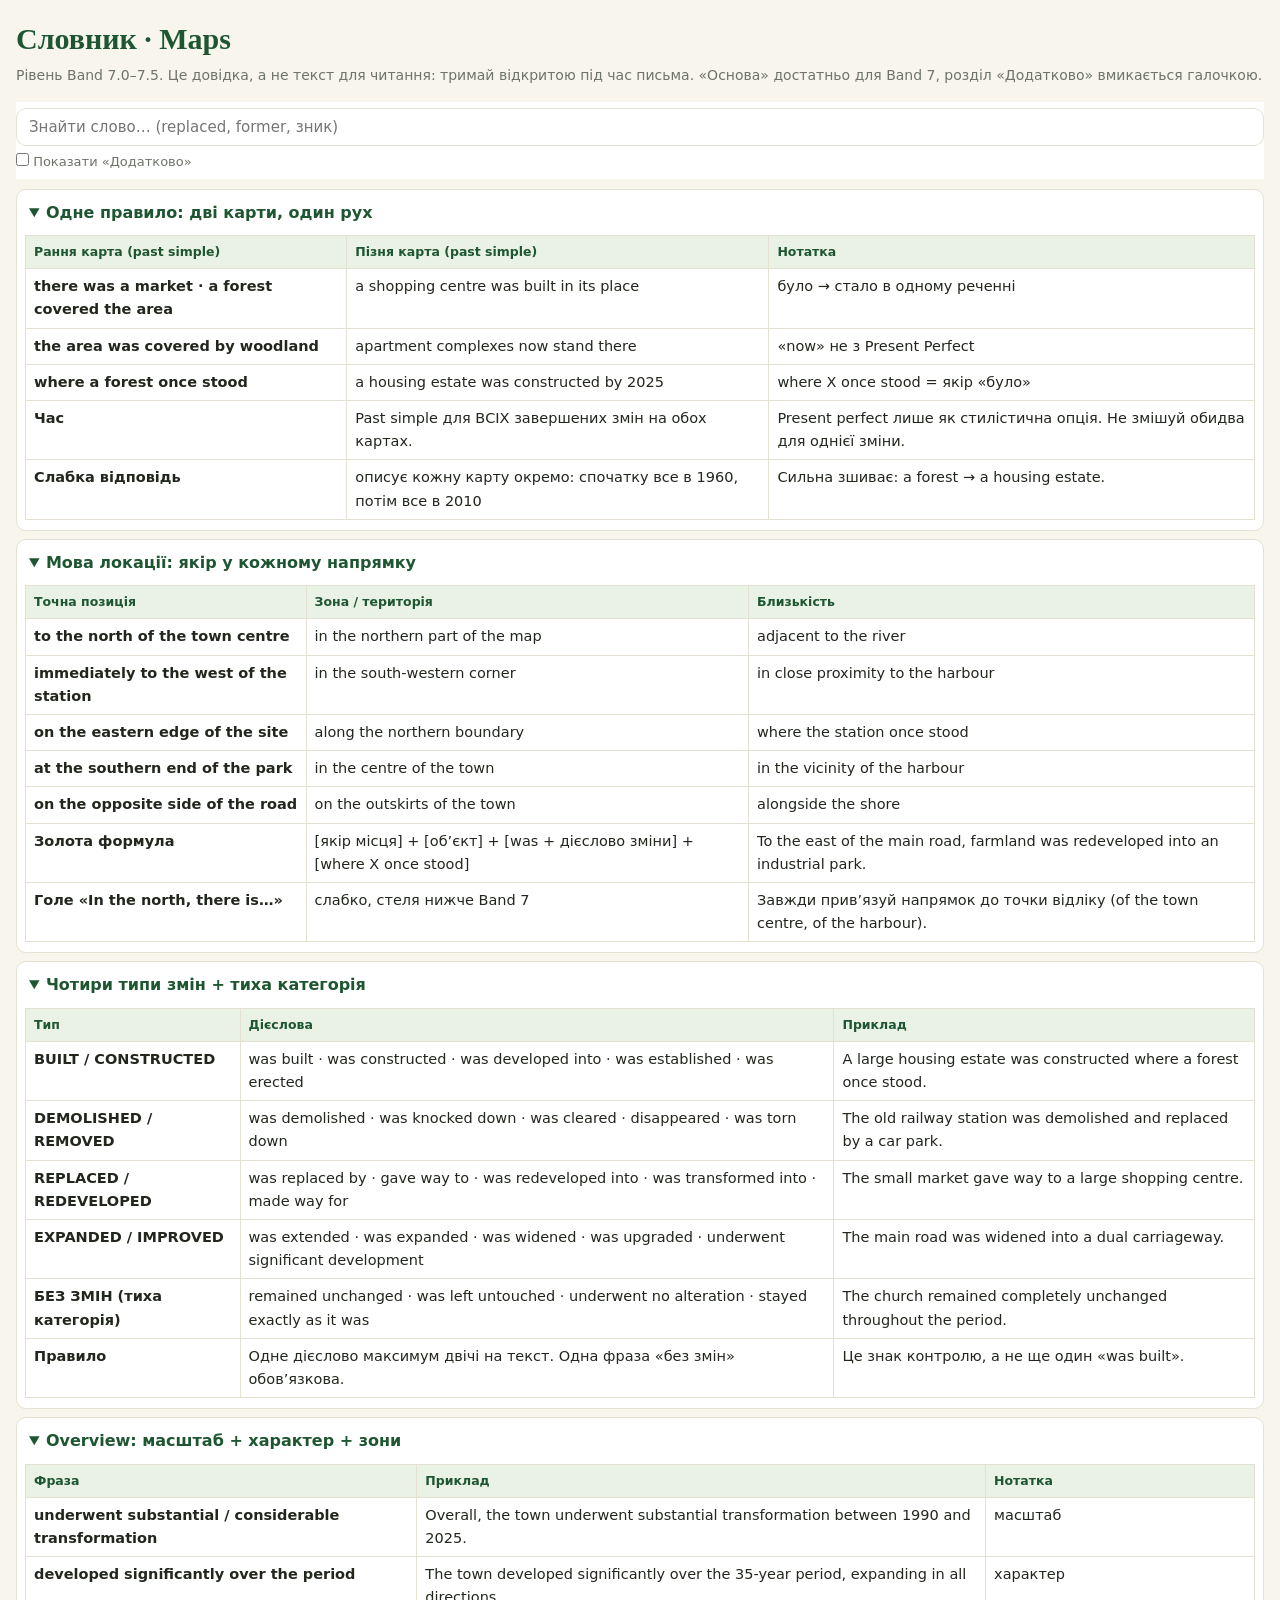
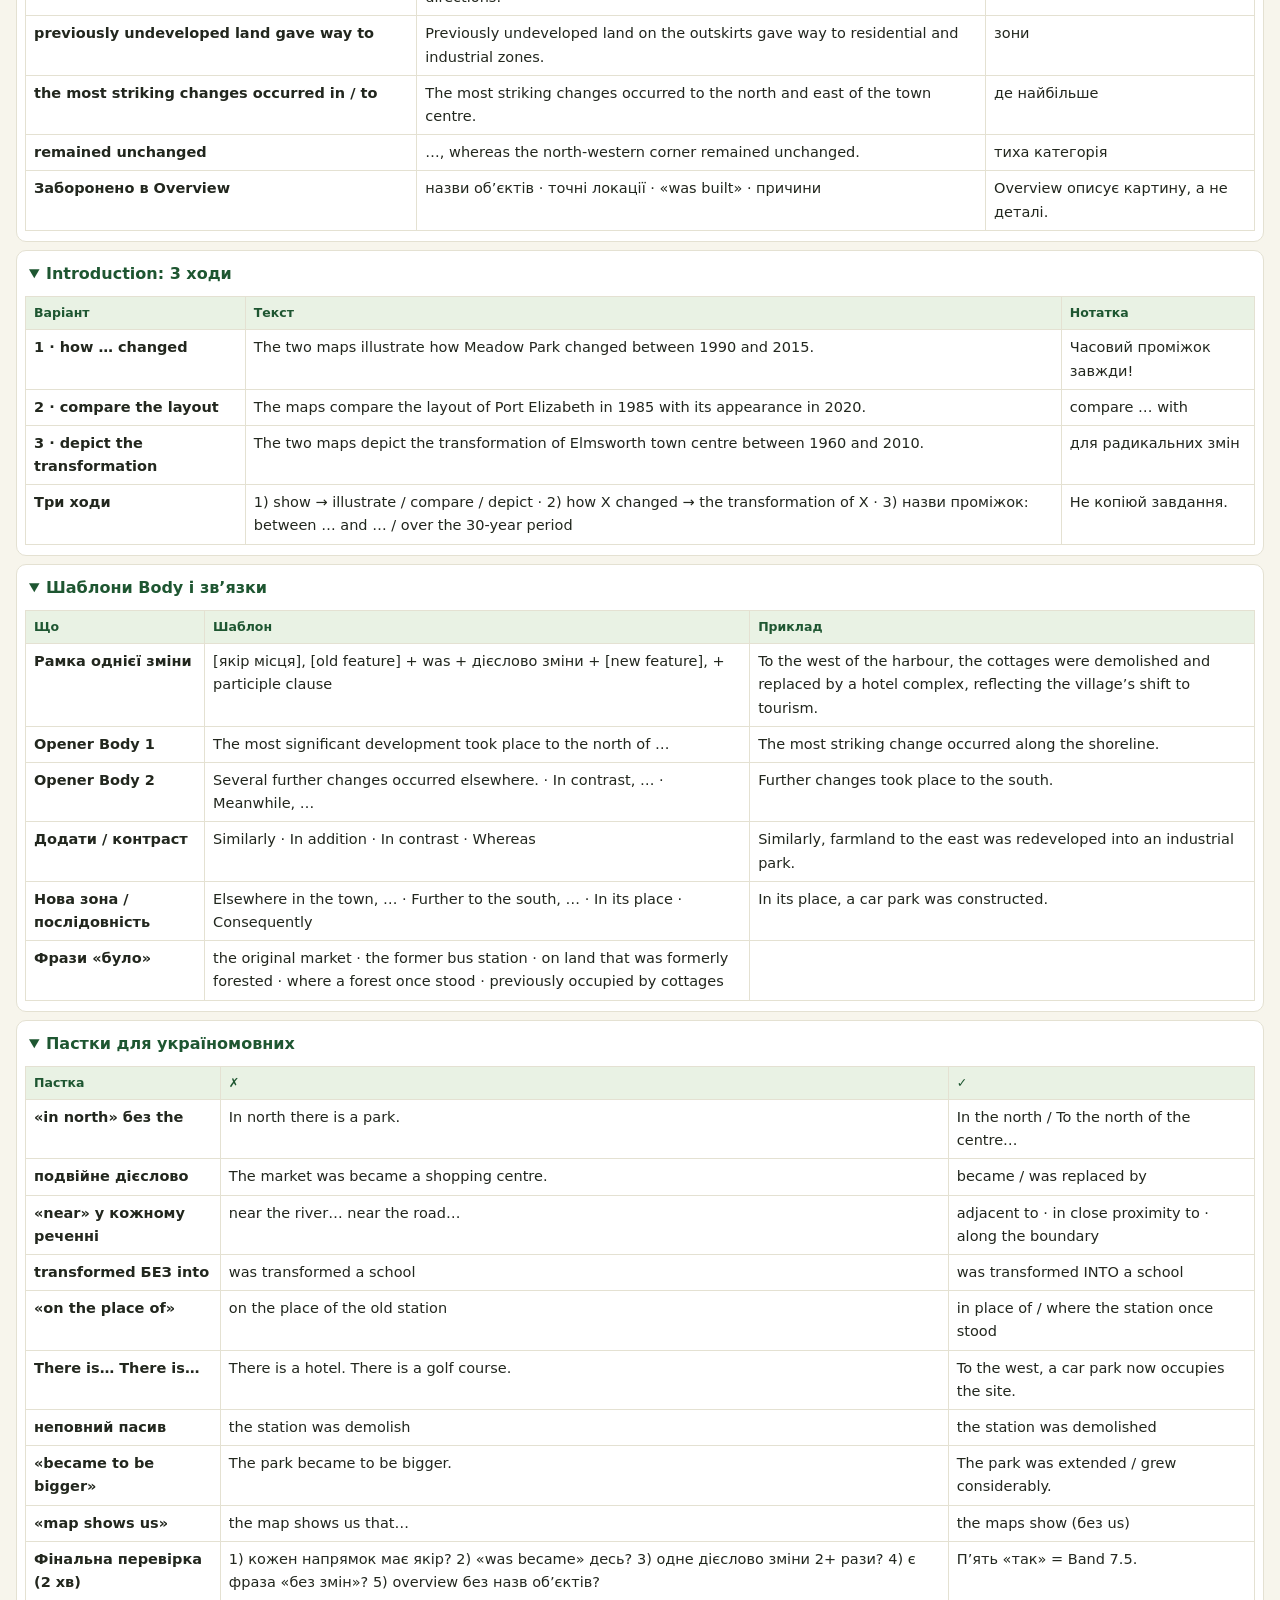
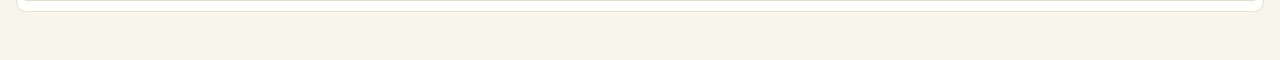
<file: lessons/vocabulary.html>
<!DOCTYPE html>
<html lang="uk">
<head>
<meta charset="UTF-8">
<meta name="viewport" content="width=device-width, initial-scale=1">
<title>Словник · Maps</title>
<link rel="stylesheet" href="../shared/core.css">
<style>.vc-sec summary{font-size:16px} table.vc-t{font-size:14.5px} body{padding-bottom:40px}</style>
</head>
<body>
<div class="wrap">
  <h1>Словник · Maps</h1>
  <p class="sub">Рівень Band 7.0–7.5. Це довідка, а не текст для читання: тримай відкритою під час письма. «Основа» достатньо для Band 7, розділ «Додатково» вмикається галочкою.</p>
  <div id="v"></div>
</div>
<script src="../data/vocab.js"></script>
<script src="../shared/vocab.js"></script>
<script>
  var f=(new URLSearchParams(location.search).get('focus')||'').split(',').filter(Boolean);
  window.renderVocab(document.getElementById('v'),{focus:f});
  document.querySelectorAll('.vc-sec').forEach(function(d){d.open=true;});
  document.querySelector('.vc-tools').style.top='0';
</script>
</body>
</html>
</file>
<file: shared/core.css>
:root{
  --bg:#F7F5EC; --card:#FFFFFF; --ink:#22271E; --muted:#6E7468; --line:#E4E1D2;
  --green:#1E5631; --green-soft:#E9F2E4;
  --lime:#84CC16; --lime-soft:#F2F9E0;
  --yellow:#FDE047;
  --orange:#E8890C; --orange-soft:#FCF1DE;
  --red:#B3402E; --red-soft:#F8E9E5;
  --purple:#7A5AA0; --purple-soft:#F1ECF7;
  --blue:#2E5A88; --blue-soft:#EDF3F9;
}
*{box-sizing:border-box; margin:0; padding:0;}
html{scroll-behavior:smooth;}
body{background:var(--bg); color:var(--ink); font-family:'Segoe UI',system-ui,-apple-system,sans-serif; font-size:16px; line-height:1.6; padding:20px 16px 90px;}
.wrap{max-width:1280px; margin:0 auto;}
h1,h2,h3{font-family:Georgia,'Times New Roman',serif; color:var(--green); line-height:1.25;}
h1{font-size:30px; margin-bottom:6px;}
h2{font-size:21px; margin:4px 0 10px;}
h3{font-size:17px; margin:16px 0 8px;}
p+p{margin-top:8px;}
.sub{color:var(--muted); font-size:14px; margin-bottom:16px;}
mark{background:var(--yellow); padding:0 3px; border-radius:2px;}
.card{background:var(--card); border:1px solid var(--line); border-radius:14px; padding:20px; margin-bottom:18px; box-shadow:0 1px 3px rgba(30,60,30,.05); position:relative;}
.card.is-done{border-color:var(--green);}
.card.is-done::after{content:'✓ виконано'; position:absolute; top:14px; right:16px; font-size:12px; font-weight:700; color:var(--green); background:var(--green-soft); border-radius:12px; padding:2px 10px;}
.step-tag{display:inline-block; font-size:12px; font-weight:700; letter-spacing:.06em; text-transform:uppercase; border-radius:20px; padding:3px 12px; margin-bottom:10px;}
.tag-green{color:var(--green); background:var(--green-soft); border:1px solid var(--green);}
.tag-orange{color:#9A5A00; background:var(--orange-soft); border:1px solid var(--orange);}
.tag-purple{color:var(--purple); background:var(--purple-soft); border:1px solid var(--purple);}
.tag-blue{color:var(--blue); background:var(--blue-soft); border:1px solid var(--blue);}
.btn{display:inline-block; border:none; border-radius:10px; padding:9px 18px; font-size:14px; font-weight:600; cursor:pointer; margin:8px 6px 0 0; font-family:inherit;}
.btn-primary{background:var(--green); color:#fff;}
.btn-ghost{background:transparent; border:1.5px solid var(--green); color:var(--green);}
.btn-solution{background:transparent; border:1.5px solid var(--orange); color:#9A5A00;}
.btn:hover{opacity:.85;}
textarea{width:100%; border:1.5px solid var(--line); border-radius:10px; padding:12px 14px; font-size:15px; font-family:inherit; background:var(--card); color:var(--ink); resize:vertical;}
textarea:focus, input[type=text]:focus{outline:none; border-color:var(--green);}
.wc{font-size:12.5px; color:var(--muted); text-align:right; margin-top:2px;}
.model{display:none; margin-top:14px; border-left:3px solid var(--green); background:var(--green-soft); padding:12px 16px; border-radius:0 10px 10px 0; font-size:14.5px;}
.model p+p{margin-top:10px;}
.model .lab{font-weight:700; color:var(--green); font-size:12.5px; text-transform:uppercase; letter-spacing:.05em;}
.opt{display:flex; gap:10px; align-items:flex-start; padding:11px 14px; border:1.5px solid var(--line); border-radius:10px; margin-bottom:8px; cursor:pointer; font-size:15px; background:var(--card);}
.opt:hover{border-color:var(--green);}
.opt .l{font-weight:700; color:var(--green); flex-shrink:0; min-width:16px;}
.opt .why{display:none; font-size:13px; margin-top:4px;}
.opt.sel{border-color:var(--purple); background:var(--purple-soft);}
.opt.ok{border-color:var(--green); background:var(--green-soft);}
.opt.ok .why{display:block; color:var(--green);}
.opt.bad{border-color:var(--red); background:var(--red-soft);}
.opt.bad .why{display:block; color:var(--red);}
.opt.locked{cursor:default;}
.fb{margin-top:10px; font-size:14px; font-weight:600;}
.fb.good{color:var(--green);} .fb.bad{color:var(--red);}
.small{font-size:13px; color:var(--muted);}
.rule{background:var(--lime-soft); border:1.5px solid var(--lime); border-radius:14px; padding:16px 20px; margin:0 0 18px;}
.rule h3{margin-top:0;}
.rule li{margin:5px 0 5px 18px; font-size:15px;}

.seg{padding:2px 6px; border-radius:6px; font-weight:600;}
.s-type{background:var(--green-soft); color:var(--green); border-bottom:3px solid var(--green);}
.s-verb{background:var(--orange-soft); color:#9A5A00; border-bottom:3px solid var(--orange);}
.s-what{background:var(--blue-soft); color:var(--blue); border-bottom:3px solid var(--blue);}
.s-when{background:var(--purple-soft); color:var(--purple); border-bottom:3px solid var(--purple);}
.s-link{background:#F1F1EA; color:#4A4F44; border-bottom:3px solid #9A9F90;}
.big-sent{font-size:19px; line-height:2.15; font-family:Georgia,serif;}
.legend{display:flex; flex-wrap:wrap; gap:6px 16px; font-size:13.5px; margin-top:8px;}
.legend .dot{display:inline-block; width:12px; height:12px; border-radius:3px; margin-right:6px; vertical-align:-1px;}

.task-img{width:100%; max-width:660px; border:1px solid var(--line); border-radius:10px; margin:8px 0; background:#fff; display:block;}
table.t{border-collapse:collapse; font-size:14px; width:100%;}
table.t th, table.t td{border:1px solid var(--line); padding:7px 10px; text-align:left; vertical-align:top;}
table.t th{background:var(--green-soft); color:var(--green);}
table.dt td, table.dt th{text-align:center;}
.x{color:var(--red);} .v{color:var(--green);}
details.gm{margin:6px 0 12px; border:1px dashed var(--line); border-radius:10px; padding:6px 12px; background:#FCFBF6;}
details.gm summary, details.d summary{cursor:pointer; font-weight:600; color:var(--purple); font-size:14px;}

.gap-row{margin:12px 0; font-size:16.5px; line-height:2.1;}
.gap-row input[type=text]{border:none; border-bottom:2px solid var(--green); background:#FFFBD6; font-size:16px; font-family:inherit; padding:2px 6px; width:120px; text-align:center; border-radius:4px 4px 0 0; color:var(--ink);}
.gap-row input.ok{background:var(--green-soft); color:var(--green); font-weight:600;}
.gap-row input.bad{background:var(--red-soft); border-bottom-color:var(--red); color:var(--red);}
.bank{display:flex; flex-wrap:wrap; gap:8px; margin:8px 0 6px;}
.bank span{background:var(--orange-soft); border:1.5px solid var(--orange); color:#9A5A00; border-radius:20px; padding:3px 14px; font-weight:600; font-size:14.5px;}
.gnote{font-size:13px; margin-left:6px; display:block; line-height:1.4;}

.build-out{min-height:54px; border:2px dashed var(--line); border-radius:10px; padding:8px; display:flex; flex-wrap:wrap; gap:6px; margin:10px 0; background:#FCFBF6;}
.build-pool{display:flex; flex-wrap:wrap; gap:6px; margin:8px 0;}
.chip{border:1.5px solid var(--green); background:var(--green-soft); color:var(--green); border-radius:8px; padding:4px 11px; font-size:15px; cursor:pointer; font-family:inherit; font-weight:600;}
.chip:hover{background:#d9ead1;}
.chip.used{opacity:.25; pointer-events:none;}
.build-out .chip{background:#fff;}
.build-out.ok{border-color:var(--green); background:var(--green-soft);}
.build-out.bad{border-color:var(--red); background:var(--red-soft);}
.chk label{display:flex; gap:10px; margin:6px 0; font-size:15px; cursor:pointer;}
.chk input{accent-color:var(--green); margin-top:5px;}

.progress{position:sticky; top:0; z-index:20; background:var(--bg); padding:8px 0 10px; margin-bottom:8px;}
.progress .bar{height:10px; background:var(--line); border-radius:6px; overflow:hidden;}
.progress .bar i{display:block; height:100%; width:0; background:var(--lime); transition:width .3s;}
.progress .txt{font-size:13px; color:var(--muted); margin-bottom:4px; display:flex; justify-content:space-between;}

.tabs{display:flex; gap:8px; flex-wrap:wrap; margin:6px 0 16px;}
.tab{border:1.5px solid var(--green); background:transparent; color:var(--green); border-radius:12px; padding:9px 16px; font-size:14.5px; font-weight:600; cursor:pointer; font-family:inherit; text-align:left;}
.tab small{display:block; font-weight:400; font-size:12px; opacity:.8;}
.tab.on{background:var(--green); color:#fff;}
.tab.ok::after{content:' ✓';}
.round{display:none;}
.round.on{display:block;}
.round-head{background:var(--green-soft); border:1.5px solid var(--green); border-radius:14px; padding:14px 18px; margin-bottom:18px;}
.round-head h2{margin:0 0 4px;}

#ans-panel{position:fixed;right:14px;bottom:14px;z-index:9999;}
#ans-panel .ans-btn{display:block;width:100%;border:none;border-radius:10px;padding:10px 16px;font-size:13.5px;font-weight:600;cursor:pointer;margin-top:6px;text-align:left;font-family:inherit;}
#ans-toggle{background:#1E5631;color:#fff;padding:12px 18px;font-size:14px;border-radius:24px;box-shadow:0 2px 8px rgba(0,0,0,.25);}
#ans-box{display:none;background:#fff;border:1.5px solid #1E5631;border-radius:14px;padding:14px;width:240px;box-shadow:0 4px 16px rgba(0,0,0,.2);}
#ans-box h4{font-family:Georgia,serif;color:#1E5631;font-size:15px;margin:0 0 4px;}
#ans-box .note{font-size:11.5px;color:#6E7468;margin-bottom:6px;}
.b-txt{background:#E9F2E4;color:#1E5631;border:1.5px solid #1E5631 !important;}
.b-copy{background:#EDF3F9;color:#2E5A88;border:1.5px solid #2E5A88 !important;}
.b-pdf{background:#F1ECF7;color:#7A5AA0;border:1.5px solid #7A5AA0 !important;}
.b-clear{background:transparent;color:#B3402E;border:1.5px solid #B3402E !important;}
#flash{position:fixed;left:50%;bottom:70px;transform:translateX(-50%);background:#1E5631;color:#fff;padding:8px 18px;border-radius:20px;font-size:13px;display:none;z-index:10000;}
@media(max-width:560px){ body{padding:14px 10px 90px;} .card{padding:14px;} h1{font-size:25px;} .big-sent{font-size:17px;} }

/* --- етап 2 --- */
.progress .row{display:flex;justify-content:space-between;align-items:center;gap:10px;flex-wrap:wrap;margin-bottom:6px}
.progress .row .txt{margin:0;gap:14px}
.tbtns{display:flex;gap:8px;flex-wrap:wrap}
.tb{border:1.5px solid var(--green);background:#fff;color:var(--green);border-radius:20px;padding:6px 14px;font-size:13.5px;font-weight:600;cursor:pointer;font-family:inherit}
.tb:hover{background:var(--green-soft)}
#ans-panel{top:64px;bottom:auto;}
#vocab-drawer{position:fixed;top:0;right:0;height:100%;width:min(520px,100%);background:#fff;border-left:2px solid var(--green);box-shadow:-4px 0 18px rgba(0,0,0,.2);z-index:10001;transform:translateX(105%);transition:transform .25s;display:flex;flex-direction:column;}
#vocab-drawer.open{transform:none;}
.vd-head{display:flex;align-items:center;justify-content:space-between;gap:10px;padding:12px 16px;border-bottom:1px solid var(--line);background:var(--green-soft);}
.vd-head a{font-size:12.5px;color:var(--purple);font-weight:600;}
#vocab-body{overflow-y:auto;padding:12px 14px 40px;flex:1;}
.vc-tools{display:flex;flex-direction:column;gap:6px;margin-bottom:10px;position:sticky;top:-12px;background:#fff;padding:6px 0;z-index:2}
.vc-q{border:1.5px solid var(--line);border-radius:10px;padding:9px 12px;font-size:15px;font-family:inherit;width:100%}
.vc-q:focus{outline:none;border-color:var(--green)}
.vc-x{font-size:13px;color:var(--muted);cursor:pointer}
.vc-sec{border:1px solid var(--line);border-radius:10px;margin-bottom:8px;background:#fff}
.vc-sec summary{cursor:pointer;padding:10px 12px;font-weight:600;color:var(--green);font-size:14.5px}
.vc-sec.vc-focus{border-color:var(--green);background:var(--lime-soft)}
.vc-badge{font-size:11px;background:var(--green);color:#fff;border-radius:10px;padding:1px 8px;margin-left:6px;font-weight:600}
.vc-badge.vc-ex{background:var(--orange)}
.vc-wrap{overflow-x:auto;padding:0 8px 10px}
table.vc-t{border-collapse:collapse;width:100%;font-size:13.5px}
.vc-t th,.vc-t td{border:1px solid var(--line);padding:6px 8px;text-align:left;vertical-align:top;background:#fff}
.vc-t th{background:var(--green-soft);color:var(--green);font-size:12.5px}
.vc-first{font-weight:600}
.vc-empty{color:var(--muted);font-size:14px;padding:10px}
.logic-step{display:flex;gap:12px;margin:12px 0;align-items:flex-start}
.logic-step .ln{flex-shrink:0;width:30px;height:30px;border-radius:50%;background:var(--green);color:#fff;font-weight:700;display:flex;align-items:center;justify-content:center;font-size:14px;margin-top:2px}
.logic-step p{font-size:14.5px;margin-top:2px}
.logic-step .frame{font-family:Georgia,serif;font-style:italic;background:var(--blue-soft);border-left:3px solid var(--blue);padding:6px 10px;border-radius:0 8px 8px 0;margin-top:6px;color:var(--blue)}
.bank small{font-weight:400;opacity:.85}
.prompt{background:#F1F1EA;border-radius:10px;padding:12px 16px;font-size:14.5px;margin-bottom:10px}
.timer{display:flex;align-items:center;gap:8px;flex-wrap:wrap;margin:6px 0 12px}
.timer .tm{font-family:Georgia,serif;font-size:28px;font-weight:700;color:var(--green);min-width:90px}
.fw-part{margin-bottom:14px}
.fw-part h3{margin:8px 0 4px}
.fw-total{font-size:15px;font-weight:700;margin:6px 0 4px;color:var(--orange)}
.fw-total.ok{color:var(--green)}
.round-head .bank{margin-top:6px}

/* ---------- таблиці (Module 4) ---------- */
.tbl-box{overflow-x:auto;margin:10px 0;-webkit-overflow-scrolling:touch}
table.tb{border-collapse:collapse;font-size:14.5px;width:100%;min-width:430px;background:#fff}
table.tb caption.tbl-title{caption-side:top;font-family:Georgia,serif;font-weight:600;font-size:14.5px;color:var(--ink);padding:0 0 8px;text-align:center}
table.tb th, table.tb td{border:1px solid var(--line);padding:8px 12px;text-align:center;font-variant-numeric:tabular-nums}
table.tb th{background:var(--green-soft);color:var(--green);font-weight:600}
table.tb th.rh{text-align:left}
table.tb tr:nth-child(even) td{background:#FBFAF4}
.tbl-cap{font-size:12.5px;color:var(--muted);text-align:center;margin-top:6px}
td.cell{cursor:pointer;user-select:none;-webkit-user-select:none}
td.cell:hover{outline:2px solid var(--green-soft);outline-offset:-2px}
td.cell.locked{cursor:default}
table.tb td.cell.keep{background:var(--green-soft);box-shadow:inset 0 0 0 2px var(--green);font-weight:700}
table.tb td.cell.wrongkeep{background:var(--red-soft);box-shadow:inset 0 0 0 2px var(--red)}
table.tb td.cell.missed{background:var(--orange-soft);box-shadow:inset 0 0 0 2px var(--orange)}
.cells-count{font-size:13.5px;color:var(--muted);margin:4px 0 2px}
@media (max-width:640px){table.tb{font-size:13px}table.tb th,table.tb td{padding:7px 8px}}

/* ---------- діаграми-картинки і сортування (Module 5) ---------- */
figure.imgfig{margin:8px 0}
img.proc-img{width:100%;height:auto;display:block;border:1px solid var(--line);border-radius:12px;background:#fff;cursor:zoom-in}
figure.imgfig figcaption{font-size:12.5px;color:var(--muted);text-align:center;margin-top:5px}
.zoom-ov{position:fixed;inset:0;background:rgba(20,28,16,.88);z-index:10050;display:flex;align-items:center;justify-content:center;padding:12px;cursor:zoom-out;overflow:auto}
.zoom-ov img{max-width:none;width:min(1400px,200%);min-width:100%;height:auto;border-radius:10px;background:#fff}
.s-pool{min-height:54px;border:1.5px dashed var(--line);border-radius:12px;padding:10px;margin-bottom:12px;background:#FBFAF4}
.s-chip{display:inline-block;padding:9px 16px;border:1.5px solid var(--line);border-radius:10px;margin:0 8px 8px 0;cursor:pointer;font-size:15px;font-weight:600;background:#fff;user-select:none}
.s-chip:hover{border-color:var(--green)}
.s-chip.picked{border-color:var(--lime);background:var(--lime-soft);box-shadow:0 0 0 2px var(--lime)}
.s-cols{display:flex;gap:14px;margin:6px 0 4px}
.s-col{flex:1;border:2px dashed var(--line);border-radius:12px;padding:12px;min-height:110px;cursor:pointer}
.s-col h4{font-size:12.5px;text-transform:uppercase;letter-spacing:.05em;color:var(--muted);margin:0 0 8px;pointer-events:none}
.s-col.c0{border-color:var(--green);background:var(--green-soft)}
.s-col.c1{border-color:var(--blue);background:var(--blue-soft)}
.s-col.c2{border-color:var(--orange);background:var(--orange-soft)}
.s-placed{display:inline-flex;align-items:center;gap:8px;padding:7px 12px;border-radius:10px;margin:0 8px 8px 0;font-size:14.5px;font-weight:600;color:#fff}
.s-placed.c0{background:var(--green)}.s-placed.c1{background:var(--blue)}.s-placed.c2{background:var(--orange)}
.s-placed.bad{background:var(--red);box-shadow:0 0 0 2px #fff,0 0 0 4px var(--red)}
.s-placed .x{cursor:pointer;font-weight:700;opacity:.9}
@media (max-width:640px){.s-cols{flex-direction:column}}
</file>
